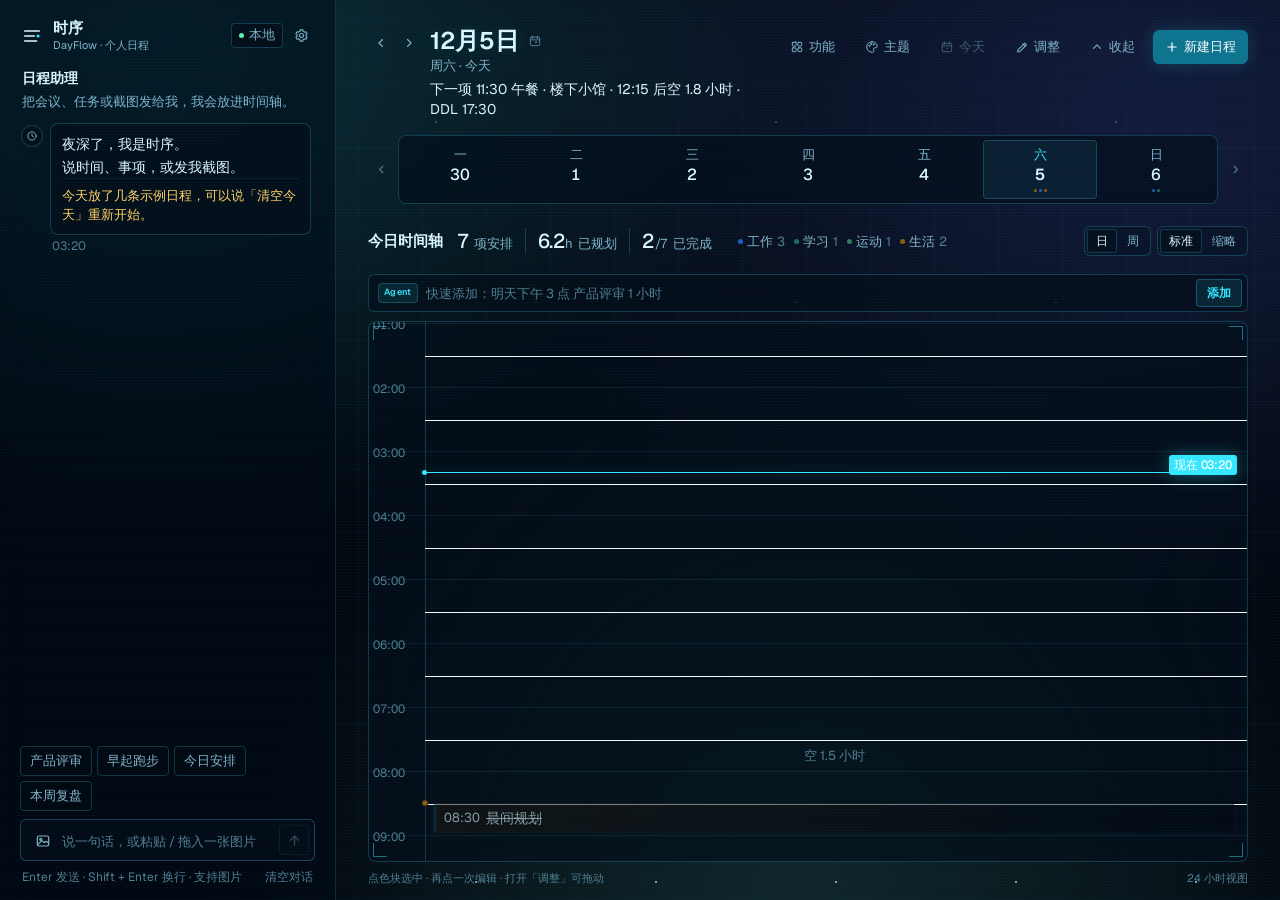
<file: index.html>
<!DOCTYPE html>
<html lang="zh-CN">
<head>
<meta charset="utf-8">
<meta name="viewport" content="width=device-width, initial-scale=1">
<meta name="theme-color" content="#f2f4f7">
<meta name="color-scheme" content="light">
<meta name="description" content="时序 DayFlow：本地优先的个人日程与截止事项时间轴。竖向时间轴、内置中文 Agent、周视图、任务收件箱、DDL 与专注计时。">
<meta property="og:type" content="website">
<meta property="og:title" content="时序 DayFlow · 把一天，放回时间轴">
<meta property="og:description" content="竖向时间轴，色块的上边缘就是开始时刻。说一句话，日程自己落位；本地优先，离线可用。">
<meta name="twitter:card" content="summary">
<title>时序 DayFlow · 智能日程</title>
<link rel="icon" href="data:image/svg+xml,%3Csvg xmlns='http://www.w3.org/2000/svg' viewBox='0 0 64 64'%3E%3Crect width='64' height='64' rx='14' fill='%23111315'/%3E%3Cpath d='M16 22h32M16 32h21M16 42h26' stroke='%23f2f4f7' stroke-width='4' stroke-linecap='round'/%3E%3Ccircle cx='50' cy='32' r='4' fill='%231d5fbf'/%3E%3C/svg%3E">
<link rel="stylesheet" href="assets/style.css">
<script>
  try {
    var savedTheme = localStorage.getItem('dayflow.theme.v1') || 'hud';
    document.documentElement.setAttribute('data-theme', savedTheme);
  } catch (e) {}
</script>
</head>
<body class="view-calendar">
<div class="space-layer" id="spaceLayer" aria-hidden="true">
  <span class="space-nebula"></span>
  <span class="space-stars"></span>
  <span class="space-grid"></span>
</div>
<div class="parallax-layer" id="parallaxLayer" aria-hidden="true">
  <span class="parallax-glow"></span>
  <span class="parallax-veil"></span>
  <span class="parallax-line"></span>
</div>
<div class="spatial-layer" id="spatialLayer" aria-hidden="true">
  <span class="spatial-orb o1"></span>
  <span class="spatial-orb o2"></span>
  <span class="spatial-orb o3"></span>
</div>
<div class="app" id="app">

  <!-- ================= 智能体 ================= -->
  <aside class="agent">
    <header class="agent-head">
      <div class="brand">
        <span class="brand-mark" aria-hidden="true">
          <svg viewBox="0 0 24 24" fill="none" stroke="currentColor" stroke-width="1.7" stroke-linecap="round">
            <path d="M4 6.5h16M4 12h10.5M4 17.5h13"></path>
            <circle class="brand-dot" cx="18.6" cy="12" r="1.7" fill="currentColor" stroke="none"></circle>
          </svg>
        </span>
        <div class="brand-text">
          <strong>时序</strong>
          <span>DayFlow · 个人日程</span>
        </div>
      </div>
      <div class="agent-head-actions">
        <span class="status-pill" id="modePill"><i></i><span id="agentMode">本地</span></span>
        <button class="icon-btn" id="settingsBtn" aria-label="设置" title="设置">
          <svg viewBox="0 0 24 24" fill="none" stroke="currentColor" stroke-width="1.7" stroke-linecap="round">
            <circle cx="12" cy="12" r="3.2"></circle>
            <path d="M19.2 13.5a7.6 7.6 0 0 0 0-3l1.7-1.2-1.9-3.3-2 .8a7.7 7.7 0 0 0-2.6-1.5L14.1 3h-4.2l-.3 2.3A7.7 7.7 0 0 0 7 6.8l-2-.8-1.9 3.3 1.7 1.2a7.6 7.6 0 0 0 0 3l-1.7 1.2 1.9 3.3 2-.8a7.7 7.7 0 0 0 2.6 1.5l.3 2.3h4.2l.3-2.3a7.7 7.7 0 0 0 2.6-1.5l2 .8 1.9-3.3-1.7-1.2Z"></path>
          </svg>
        </button>
      </div>
    </header>

    <h2 class="agent-title">日程助理</h2>
    <p class="agent-lede">把会议、任务或截图发给我，我会放进时间轴。</p>

    <div class="chat" id="chat" aria-live="polite"></div>

    <div class="suggestions" id="suggestions">
      <button class="chip" data-say="明天下午3点产品评审1小时，在3楼会议室">产品评审</button>
      <button class="chip" data-say="每天早上7点跑步30分钟">早起跑步</button>
      <button class="chip" data-say="今天有什么安排？">今日安排</button>
      <button class="chip" data-say="本周复盘">本周复盘</button>
    </div>

    <div class="attachments" id="attachments" hidden></div>

    <form class="composer" id="composer">
      <button class="attach-btn" type="button" id="attachBtn" aria-label="添加图片" title="添加图片（也可以直接粘贴或拖入）">
        <svg viewBox="0 0 24 24" fill="none" stroke="currentColor" stroke-width="1.8" stroke-linecap="round" stroke-linejoin="round">
          <rect x="3.5" y="4.5" width="17" height="15" rx="2.5"></rect>
          <circle cx="8.7" cy="9.6" r="1.5"></circle>
          <path d="m4.5 17 4.6-4.4a2 2 0 0 1 2.7 0l2.1 2 1.6-1.4a2 2 0 0 1 2.6 0l2.4 2.1"></path>
        </svg>
      </button>
      <button class="attach-btn voice-btn" type="button" id="voiceBtn" aria-label="语音输入" title="语音输入">
        <svg viewBox="0 0 24 24" fill="none" stroke="currentColor" stroke-width="1.8" stroke-linecap="round" stroke-linejoin="round">
          <rect x="9" y="3" width="6" height="11" rx="3"></rect>
          <path d="M5.5 11.5a6.5 6.5 0 0 0 13 0"></path>
          <path d="M12 18v3"></path>
        </svg>
      </button>
      <textarea id="chatInput" rows="1" aria-label="给时序发消息" placeholder="说一句话，或粘贴 / 拖入一张图片"></textarea>
      <button class="send-btn" type="submit" id="sendBtn" aria-label="发送">
        <svg viewBox="0 0 24 24" fill="none" stroke="currentColor" stroke-width="2.2" stroke-linecap="round" stroke-linejoin="round">
          <path d="M12 19V5"></path><path d="m5.5 11.5 6.5-6.5 6.5 6.5"></path>
        </svg>
      </button>
    </form>
    <input type="file" id="imageInput" class="file-input-hidden" accept="image/*" multiple>
    <div class="agent-foot">
      <span>Enter 发送 · Shift + Enter 换行 · 支持图片</span>
      <button id="clearChat" type="button">清空对话</button>
    </div>
  </aside>

  <!-- ================= 日程 ================= -->
  <section class="calendar" id="calendar">
    <div class="mobile-brand">
      <span class="brand-mark" aria-hidden="true">
          <svg viewBox="0 0 24 24" fill="none" stroke="currentColor" stroke-width="1.7" stroke-linecap="round">
            <path d="M4 6.5h16M4 12h10.5M4 17.5h13"></path>
            <circle class="brand-dot" cx="18.6" cy="12" r="1.7" fill="currentColor" stroke="none"></circle>
          </svg>
        </span>
      <strong>时序</strong>
    </div>
    <header class="topbar">
      <div class="date-block">
        <div class="date-nav">
          <button class="icon-btn" id="prevDay" aria-label="前一天" title="前一天 (←)">
            <svg viewBox="0 0 24 24" fill="none" stroke="currentColor" stroke-width="2" stroke-linecap="round"><path d="m14.5 6-6 6 6 6"></path></svg>
          </button>
          <button class="icon-btn" id="nextDay" aria-label="后一天" title="后一天 (→)">
            <svg viewBox="0 0 24 24" fill="none" stroke="currentColor" stroke-width="2" stroke-linecap="round"><path d="m9.5 6 6 6-6 6"></path></svg>
          </button>
        </div>
        <div class="date-text">
          <div class="date-heading">
            <h1 id="dateTitle" role="button" tabindex="0" title="打开月历">10月28日</h1>
            <button class="date-jump-btn" id="monthBtn" type="button" aria-label="打开月历" title="打开月历 (M)">
              <svg viewBox="0 0 24 24" fill="none" stroke="currentColor" stroke-width="1.7" stroke-linecap="round" stroke-linejoin="round">
                <rect x="4" y="5.5" width="16" height="14.5" rx="1.6"></rect>
                <path d="M8 3.5v4M16 3.5v4M4 10h16"></path>
              </svg>
            </button>
          </div>
          <p id="dateSub">周三 · 今天</p>
          <p class="date-finding" id="dateFinding"></p>
        </div>
      </div>
      <div class="top-actions">
        <button class="btn ghost features-btn" id="featuresBtn" title="功能">
          <svg viewBox="0 0 24 24" fill="none" stroke="currentColor" stroke-width="1.7" stroke-linecap="round" stroke-linejoin="round">
            <rect x="4" y="4" width="6.5" height="6.5" rx="1.2"></rect>
            <rect x="13.5" y="4" width="6.5" height="6.5" rx="1.2"></rect>
            <rect x="4" y="13.5" width="6.5" height="6.5" rx="1.2"></rect>
            <rect x="13.5" y="13.5" width="6.5" height="6.5" rx="1.2"></rect>
          </svg>
          <span class="label">功能</span>
        </button>
        <button class="btn ghost theme-btn" id="themeBtn" title="切换主题">
          <svg viewBox="0 0 24 24" fill="none" stroke="currentColor" stroke-width="1.7" stroke-linecap="round" stroke-linejoin="round">
            <path d="M12 3a9 9 0 1 0 0 18h1.2a2.3 2.3 0 0 0 1.7-3.8 2.3 2.3 0 0 1 1.7-3.8H18a3 3 0 0 0 3-3A9 9 0 0 0 12 3Z"></path>
            <circle cx="7.5" cy="10" r="1"></circle><circle cx="10.5" cy="6.8" r="1"></circle><circle cx="15" cy="7.5" r="1"></circle>
          </svg>
          <span class="label">主题</span>
        </button>
        <button class="btn ghost today-btn" id="todayBtn" title="回到今天">
          <svg viewBox="0 0 24 24" fill="none" stroke="currentColor" stroke-width="1.7" stroke-linecap="round" stroke-linejoin="round">
            <rect x="4" y="5.5" width="16" height="14.5" rx="1.6"></rect>
            <path d="M8 3.5v4M16 3.5v4M4 10h16"></path>
            <circle cx="12" cy="14.5" r="1.4" fill="currentColor" stroke="none"></circle>
          </svg>
          <span class="label">今天</span>
        </button>
        <button class="btn ghost focus-btn legacy-action" id="focusBtn" title="开始专注">
          <svg viewBox="0 0 24 24" fill="none" stroke="currentColor" stroke-width="1.8" stroke-linecap="round" stroke-linejoin="round">
            <circle cx="12" cy="13" r="7.5"></circle>
            <path d="M12 9.2V13l2.6 1.7"></path>
            <path d="M9 2.5h6"></path>
          </svg>
          <span class="label">专注</span>
        </button>
        <button class="btn ghost tasks-btn legacy-action" id="tasksBtn" title="任务收件箱">
          <svg viewBox="0 0 24 24" fill="none" stroke="currentColor" stroke-width="1.8" stroke-linecap="round" stroke-linejoin="round">
            <path d="M4 5.5h16v13H4z"></path><path d="M4 10h16"></path><path d="M9 14h6"></path>
          </svg>
          <span class="label">任务</span>
          <span class="count" id="tasksCount" hidden>0</span>
        </button>
        <button class="btn ghost edit-toggle" id="editModeBtn" type="button" aria-pressed="false" title="调整模式：先点色块选中，再拖动 (E)">
          <svg viewBox="0 0 24 24" fill="none" stroke="currentColor" stroke-width="1.8" stroke-linecap="round" stroke-linejoin="round">
            <path d="M4 20h4L18.5 9.5a2.1 2.1 0 0 0-3-3L5 17v3Z"></path>
            <path d="m13.5 6.5 4 4"></path>
          </svg>
          <span class="label">调整</span>
        </button>
        <button class="btn ghost fold-btn" id="foldBtn" type="button" aria-expanded="true" title="收起顶部信息">
          <svg viewBox="0 0 24 24" fill="none" stroke="currentColor" stroke-width="2" stroke-linecap="round"><path d="m6 14.5 6-6 6 6"></path></svg>
          <span class="label">收起</span>
        </button>
        <button class="btn primary new-btn" id="newBtn">
          <svg viewBox="0 0 24 24" fill="none" stroke="currentColor" stroke-width="2.1" stroke-linecap="round"><path d="M12 5v14M5 12h14"></path></svg>
          <span class="label">新建日程</span>
        </button>
      </div>
    </header>

    <div class="focus-bar" id="focusBar" hidden>
      <span class="focus-dot"></span>
      <span class="focus-word">专注</span>
      <strong id="focusBarTitle"></strong>
      <span class="focus-clock" id="focusClock">25:00</span>
      <button type="button" class="focus-stop" id="focusStop">结束</button>
    </div>

    <div class="weekstrip-wrap">
      <button class="week-arrow" id="prevWeek" type="button" aria-label="上一周" title="上一周">
        <svg viewBox="0 0 24 24" fill="none" stroke="currentColor" stroke-width="2" stroke-linecap="round"><path d="m14.5 6-6 6 6 6"></path></svg>
      </button>
      <div class="weekstrip" id="weekstrip"></div>
      <button class="week-arrow" id="nextWeek" type="button" aria-label="下一周" title="下一周">
        <svg viewBox="0 0 24 24" fill="none" stroke="currentColor" stroke-width="2" stroke-linecap="round"><path d="m9.5 6 6 6-6 6"></path></svg>
      </button>
    </div>

    <div class="day-meta">
      <h2 class="section-title" id="sectionTitle">今日时间轴</h2>
      <div class="stats" id="stats"></div>
      <div class="legend" id="legend"></div>
      <div class="day-tools">
        <div class="view-switch range-switch" role="group" aria-label="时间范围">
          <button type="button" id="viewDay" aria-pressed="true">日</button>
          <button type="button" id="viewWeek" aria-pressed="false">周</button>
        </div>
        <button type="button" class="day-action legacy-action" id="rolloverBtn" title="顺延未完成的日程">
          <svg viewBox="0 0 24 24" fill="none" stroke="currentColor" stroke-width="1.9" stroke-linecap="round" stroke-linejoin="round">
            <path d="M4 7h11a4 4 0 0 1 0 8H4"></path><path d="m8 11-4 4 4 4"></path>
          </svg>
          <span>顺延</span>
        </button>
        <button type="button" class="ddl-add legacy-action" id="ddlBtn" title="DDL 截止事项" aria-label="DDL 截止事项">
          <svg viewBox="0 0 24 24" fill="none" stroke="currentColor" stroke-width="1.9" stroke-linecap="round" stroke-linejoin="round">
            <path d="M6 21V4"></path><path d="M6 4h11l-2.2 3.4L17 11H6"></path>
          </svg>
          <span>DDL</span>
          <span class="count" id="ddlCount" hidden>0</span>
        </button>
                <div class="view-switch" role="group" aria-label="时间轴密度">
          <button type="button" id="viewStandard" aria-pressed="true">标准</button>
          <button type="button" id="viewCompact" aria-pressed="false">缩略</button>
        </div>
      </div>
    </div>

    <form class="quick-add" id="quickAddForm">
      <span class="quick-add-badge">Agent</span>
      <input id="quickAddInput" type="text" placeholder="快速添加：明天下午 3 点 产品评审 1 小时" autocomplete="off">
      <button type="submit" class="quick-add-submit" id="quickAddSubmit">添加</button>
    </form>

    <div class="selection-bar" id="selectionBar" hidden>
      <span class="selection-dot" id="selectionDot"></span>
      <span class="selection-label" id="selectionLabel"></span>
      <div class="selection-actions">
        <button type="button" data-sel="edit">编辑</button>
        <button type="button" id="selectionDone" data-sel="done">完成</button>
        <button type="button" data-sel="delete">删除</button>
        <button type="button" class="selection-close" data-sel="close" aria-label="取消选择">×</button>
      </div>
    </div>

    <div class="timeline-shell" id="timelineShell">
      <div class="timeline-scroll" id="timelineScroll">
        <div class="timeline" id="timeline">
          <div class="hours" id="hours"></div>
          <div class="blocks" id="blocks"></div>
          <div class="now-line" id="nowLine" hidden><span class="now-flag" id="nowFlag">现在</span></div>
        </div>
      </div>
      <div class="empty-overlay" id="emptyOverlay" hidden>
        <div class="empty-card">
          <span class="empty-mark">
            <svg viewBox="0 0 24 24" fill="none" stroke="currentColor" stroke-width="1.5" stroke-linecap="round"><circle cx="12" cy="12" r="8.5"></circle><path d="M12 7v5.3l3.4 2.2"></path></svg>
          </span>
          <strong>这一天还是一张白纸</strong>
          <p>点击任意时间格新建，或直接对左边的智能体说一句：</p>
          <code>明天下午3点 产品评审 1小时</code>
        </div>
      </div>
    </div>

    <div class="week-shell" id="weekShell" hidden>
      <div class="week-grid-scroll" id="weekGridScroll">
        <div class="week-grid" id="weekGrid"></div>
      </div>
    </div>

    <footer class="calendar-foot">
      <span id="timelineHint">色块的上边缘 = 开始时刻 · 开启编辑后可拖动</span>
      <span id="footCount">24 小时视图</span>
    </footer>
  </section>

  <!-- ================= 功能页 ================= -->
  <section class="features-page" id="featuresPage">
    <header class="features-head">
      <div>
        <h2>功能</h2>
        <p>按用途整理。日历页只保留时间轴和常用操作。</p>
      </div>
      <button type="button" class="btn ghost features-back" id="featuresBackBtn">返回日历</button>
    </header>

    <div class="feature-groups">
      <section class="feature-group">
        <h3>日程与任务</h3>
        <div class="feature-grid">
          <button type="button" class="feature-card" data-feature="tasks">
            <span class="feature-icon">
              <svg viewBox="0 0 24 24" fill="none" stroke="currentColor" stroke-width="1.8" stroke-linecap="round" stroke-linejoin="round">
                <rect x="4" y="4" width="16" height="16" rx="2.2"></rect>
                <path d="m8 12 2.5 2.5L16 9"></path>
              </svg>
            </span>
            <span class="feature-body"><strong>任务收件箱</strong><small>还没定时间的事，先放这里</small></span>
            <span class="feature-count" id="featureTasksCount" hidden>0</span>
          </button>

          <button type="button" class="feature-card" data-feature="ddl">
            <span class="feature-icon">
              <svg viewBox="0 0 24 24" fill="none" stroke="currentColor" stroke-width="1.8" stroke-linecap="round" stroke-linejoin="round">
                <path d="M6 21V4"></path><path d="M6 4h11l-2.2 3.4L17 11H6"></path>
              </svg>
            </span>
            <span class="feature-body"><strong>DDL 截止事项</strong><small>截止线、逾期和空档检查</small></span>
            <span class="feature-count" id="featureDdlCount" hidden>0</span>
          </button>

          <button type="button" class="feature-card" data-feature="rollover">
            <span class="feature-icon">
              <svg viewBox="0 0 24 24" fill="none" stroke="currentColor" stroke-width="1.8" stroke-linecap="round" stroke-linejoin="round">
                <path d="M4 7h11a4 4 0 0 1 0 8H4"></path><path d="m8 11-4 4 4 4"></path>
              </svg>
            </span>
            <span class="feature-body"><strong>顺延未完成</strong><small>把今天没做完的挪到明天或下个空档</small></span>
          </button>
        </div>
      </section>

      
      <section class="feature-group">
        <h3>专注与回顾</h3>
        <div class="feature-grid">
          <button type="button" class="feature-card" data-feature="focus">
            <span class="feature-icon">
              <svg viewBox="0 0 24 24" fill="none" stroke="currentColor" stroke-width="1.8" stroke-linecap="round" stroke-linejoin="round">
                <circle cx="12" cy="13" r="7.5"></circle><path d="M12 9.2V13l2.6 1.7"></path><path d="M9 2.5h6"></path>
              </svg>
            </span>
            <span class="feature-body"><strong>专注计时</strong><small>15–90 分钟，可关联当天日程</small></span>
          </button>

          <button type="button" class="feature-card" data-feature="review">
            <span class="feature-icon">
              <svg viewBox="0 0 24 24" fill="none" stroke="currentColor" stroke-width="1.8" stroke-linecap="round" stroke-linejoin="round">
                <path d="M4 20V10M10 20V4M16 20v-7M22 20H2"></path>
              </svg>
            </span>
            <span class="feature-body"><strong>本周复盘</strong><small>让 Agent 统计本周安排、完成率和专注</small></span>
          </button>
        </div>
      </section>

      <section class="feature-group">
        <h3>课表与个性化</h3>
        <div class="feature-grid">
          <button type="button" class="feature-card" data-feature="timetable">
            <span class="feature-icon">
              <svg viewBox="0 0 24 24" fill="none" stroke="currentColor" stroke-width="1.8" stroke-linecap="round" stroke-linejoin="round">
                <rect x="4" y="5" width="16" height="15" rx="1.8"></rect>
                <path d="M8 3.5v3M16 3.5v3M4 10h16M8 14h3M13 14h3"></path>
              </svg>
            </span>
            <span class="feature-body"><strong>课表节次</strong><small id="featureTimetableMeta">第 N 节 ↔ 具体时间</small></span>
          </button>

          <button type="button" class="feature-card" data-feature="categories">
            <span class="feature-icon">
              <svg viewBox="0 0 24 24" fill="none" stroke="currentColor" stroke-width="1.8" stroke-linecap="round" stroke-linejoin="round">
                <path d="M12 3a9 9 0 1 0 0 18h1.2a2.3 2.3 0 0 0 1.7-3.8 2.3 2.3 0 0 1 1.7-3.8H18a3 3 0 0 0 3-3A9 9 0 0 0 12 3Z"></path>
                <circle cx="7.5" cy="10" r="1"></circle><circle cx="10.5" cy="6.8" r="1"></circle><circle cx="15" cy="7.5" r="1"></circle>
              </svg>
            </span>
            <span class="feature-body"><strong>分类与颜色</strong><small>改名、换色、添加自己的分类</small></span>
          </button>

          <button type="button" class="feature-card" data-feature="templates">
            <span class="feature-icon">
              <svg viewBox="0 0 24 24" fill="none" stroke="currentColor" stroke-width="1.8" stroke-linecap="round" stroke-linejoin="round">
                <rect x="8" y="8" width="12" height="12" rx="1.8"></rect>
                <path d="M16 8V5.8A1.8 1.8 0 0 0 14.2 4H5.8A1.8 1.8 0 0 0 4 5.8v8.4A1.8 1.8 0 0 0 5.8 16H8"></path>
              </svg>
            </span>
            <span class="feature-body"><strong>日程模板</strong><small>把今天保存成模板，下次一键套用</small></span>
          </button>
        </div>
      </section>

      <section class="feature-group">
        <h3>设置与数据</h3>
        <div class="feature-grid">
          <button type="button" class="feature-card" data-feature="theme">
            <span class="feature-icon">
              <svg viewBox="0 0 24 24" fill="none" stroke="currentColor" stroke-width="1.8" stroke-linecap="round" stroke-linejoin="round">
                <path d="M12 3a9 9 0 1 0 0 18h1.2a2.3 2.3 0 0 0 1.7-3.8 2.3 2.3 0 0 1 1.7-3.8H18a3 3 0 0 0 3-3A9 9 0 0 0 12 3Z"></path>
                <circle cx="7.5" cy="10" r="1"></circle><circle cx="10.5" cy="6.8" r="1"></circle><circle cx="15" cy="7.5" r="1"></circle>
              </svg>
            </span>
            <span class="feature-body"><strong>主题外观</strong><small id="featureThemeMeta">纸白 · 随时切换</small></span>
          </button>

          <button type="button" class="feature-card" data-feature="widget">
            <span class="feature-icon">
              <svg viewBox="0 0 24 24" fill="none" stroke="currentColor" stroke-width="1.8" stroke-linecap="round" stroke-linejoin="round">
                <rect x="3" y="4" width="18" height="16" rx="2.2"></rect>
                <path d="M3 9h18M8 9v11"></path>
              </svg>
            </span>
            <span class="feature-body"><strong>桌面小组件</strong><small>长按桌面 → 小组件 → 时序 · 今日日程</small></span>
          </button>

          <button type="button" class="feature-card" data-feature="settings">
            <span class="feature-icon">
              <svg viewBox="0 0 24 24" fill="none" stroke="currentColor" stroke-width="1.8" stroke-linecap="round" stroke-linejoin="round">
                <circle cx="12" cy="12" r="3.2"></circle>
                <path d="M19.2 13.5a7.6 7.6 0 0 0 0-3l1.7-1.2-1.9-3.3-2 .8a7.7 7.7 0 0 0-2.6-1.5L14.1 3h-4.2l-.3 2.3A7.7 7.7 0 0 0 7 6.8l-2-.8-1.9 3.3 1.7 1.2a7.6 7.6 0 0 0 0 3l-1.7 1.2 1.9 3.3 2-.8a7.7 7.7 0 0 0 2.6 1.5l.3 2.3h4.2l.3-2.3a7.7 7.7 0 0 0 2.6-1.5l2 .8 1.9-3.3-1.7-1.2Z"></path>
              </svg>
            </span>
            <span class="feature-body"><strong>设置与备份</strong><small>智能体、通知、导入导出、快照恢复</small></span>
          </button>

          <button type="button" class="feature-card" data-feature="notifications">
            <span class="feature-icon">
              <svg viewBox="0 0 24 24" fill="none" stroke="currentColor" stroke-width="1.8" stroke-linecap="round" stroke-linejoin="round">
                <path d="M18 9a6 6 0 0 0-12 0c0 7-2.5 7-2.5 7h17S18 16 18 9Z"></path>
                <path d="M10 20a2.3 2.3 0 0 0 4 0"></path>
              </svg>
            </span>
            <span class="feature-body"><strong>通知与提醒</strong><small id="featureNotifyMeta">允许通知、精确提醒设置</small></span>
          </button>
        </div>
      </section>
    </div>

    <footer class="features-foot">
      <span>日历页只保留：今天、新建、调整、日/周、标准/缩略</span>
    </footer>
  </section>
</div>

<nav class="mobile-tabs" aria-label="页面切换">
  <button type="button" class="mobile-tab is-on" id="tabCalendar" data-tab="calendar" aria-selected="true">日历</button>
  <button type="button" class="mobile-tab" id="tabFeatures" data-tab="features" aria-selected="false">功能</button>
  <button type="button" class="mobile-tab" id="tabAgent" data-tab="agent" aria-selected="false">Agent</button>
</nav>

<!-- ================= 日程编辑弹窗 ================= -->
<dialog class="dialog" id="eventDialog">
  <form class="dialog-card" id="eventForm" novalidate>
    <header class="dialog-head">
      <div>
        <h3 id="dialogTitle">新建日程</h3>
      </div>
      <button type="button" class="icon-btn" data-close aria-label="关闭">
        <svg viewBox="0 0 24 24" fill="none" stroke="currentColor" stroke-width="2" stroke-linecap="round"><path d="m6 6 12 12M18 6 6 18"></path></svg>
      </button>
    </header>

    <label class="field">
      <span>标题</span>
      <input id="fTitle" required maxlength="80" placeholder="要做什么？" autocomplete="off">
    </label>

    <div class="field-grid">
      <label class="field">
        <span>日期</span>
        <input id="fDate" type="date" required>
      </label>
      <label class="field">
        <span>分类</span>
        <select id="fCategory"></select>
      </label>
      <label class="field">
        <span>开始</span>
        <input id="fStart" type="time" step="300" required>
      </label>
      <label class="field">
        <span>结束</span>
        <input id="fEnd" type="time" step="300" required>
      </label>
    </div>

    <div class="duration-row" id="durationRow">
      <span>时长</span>
      <button type="button" data-duration="30">30 分钟</button>
      <button type="button" data-duration="60">1 小时</button>
      <button type="button" data-duration="90">1.5 小时</button>
      <button type="button" data-duration="120">2 小时</button>
    </div>

    <label class="field">
      <span>提醒</span>
      <select id="fReminder">
        <option value="">不提醒</option>
        <option value="0">准时</option>
        <option value="5">提前 5 分钟</option>
        <option value="10">提前 10 分钟</option>
        <option value="15">提前 15 分钟</option>
        <option value="30">提前 30 分钟</option>
        <option value="60">提前 1 小时</option>
        <option value="1440">提前 1 天</option>
      </select>
    </label>

    <details class="event-more" id="eventMore">
      <summary>地点 / 备注 <em>可选</em></summary>
      <label class="field">
        <span>地点</span>
        <input id="fLocation" maxlength="60" placeholder="会议室 / 链接 / 地点" autocomplete="off">
      </label>
      <label class="field">
        <span>备注</span>
        <textarea id="fNote" rows="2" maxlength="240" placeholder="补充说明"></textarea>
      </label>
    </details>

    <div class="series-scope" id="seriesScope" hidden>
      <span>重复系列</span>
      <label class="radio-line"><input type="radio" name="editScope" value="single" checked><span>仅此一次</span></label>
      <label class="radio-line"><input type="radio" name="editScope" value="series"><span>整个系列</span></label>
      <p class="field-hint">整个系列只调整时间、标题和内容，日期按原重复规则。</p>
    </div>

    <footer class="dialog-foot">
      <button type="button" class="btn danger" id="deleteEvent">删除</button>
      <button type="button" class="btn danger" id="deleteSeries" hidden>删除系列</button>
      <div class="spacer"></div>
      <label class="check"><input type="checkbox" id="fDone"><span>已完成</span></label>
      <button type="submit" class="btn primary" id="submitEventBtn">保存</button>
    </footer>
  </form>
</dialog>

<!-- ================= 设置 ================= -->
<dialog class="dialog" id="settingsDialog">
  <form class="dialog-card" id="settingsForm" novalidate>
    <header class="dialog-head">
      <div>
        <h3>智能体设置</h3>
      </div>
      <button type="button" class="icon-btn" data-close aria-label="关闭">
        <svg viewBox="0 0 24 24" fill="none" stroke="currentColor" stroke-width="2" stroke-linecap="round"><path d="m6 6 12 12M18 6 6 18"></path></svg>
      </button>
    </header>

    <div class="mode-switch" role="radiogroup" aria-label="智能体模式">
      <label class="mode-card">
        <input type="radio" name="mode" value="local">
        <span class="mode-body">
          <strong>本地智能体</strong>
          <small>内置中文解析引擎，离线即用，无需密钥</small>
        </span>
        <span class="mode-tick" aria-hidden="true"></span>
      </label>
      <label class="mode-card">
        <input type="radio" name="mode" value="llm">
        <span class="mode-body">
          <strong>大模型</strong>
          <small>OpenAI 兼容接口，理解更自由，可调用 DeepSeek / Ollama / 视觉模型</small>
        </span>
        <span class="mode-tick" aria-hidden="true"></span>
      </label>
    </div>

    <div class="llm-fields" id="llmFields">
      <label class="field">
        <span>接口地址 Base URL</span>
        <input id="sBaseUrl" placeholder="https://api.deepseek.com/v1" autocomplete="off" spellcheck="false">
      </label>
      <div class="field-grid">
        <label class="field">
          <span>模型</span>
          <input id="sModel" placeholder="deepseek-chat" autocomplete="off" spellcheck="false">
        </label>
        <div class="field">
          <span id="apiKeyLabel">API Key</span>
          <div class="secret-field">
            <input id="sApiKey" type="text" class="api-key-input" aria-labelledby="apiKeyLabel" placeholder="sk-..."
                   autocomplete="off" autocapitalize="off" autocorrect="off" spellcheck="false">
            <button type="button" class="reveal-btn" id="revealApiKey" aria-label="显示 API Key" title="显示 API Key">
              <svg class="eye-open" viewBox="0 0 24 24" fill="none" stroke="currentColor" stroke-width="1.7" stroke-linecap="round" stroke-linejoin="round">
                <path d="M2.5 12S6 6 12 6s9.5 6 9.5 6-3.5 6-9.5 6-9.5-6-9.5-6Z"></path>
                <circle cx="12" cy="12" r="2.6"></circle>
              </svg>
              <svg class="eye-off" viewBox="0 0 24 24" fill="none" stroke="currentColor" stroke-width="1.7" stroke-linecap="round" stroke-linejoin="round">
                <path d="m3 3 18 18"></path>
                <path d="M10.6 6.2A12 12 0 0 1 12 6c6 0 9.5 6 9.5 6a17 17 0 0 1-3.2 3.8"></path>
                <path d="M6.3 6.3C3.9 8.1 2.5 12 2.5 12s3.5 6 9.5 6c1.2 0 2.3-.2 3.3-.6"></path>
              </svg>
            </button>
          </div>
        </div>
      </div>
      <p class="field-hint">密钥仅保存在本机浏览器的 localStorage，不会上传到任何第三方。若接口不支持浏览器跨域，将自动回退到本地智能体。</p>
      <p class="field-hint">图片识别需要模型支持视觉输入，例如 gpt-4o、qwen-vl-max、glm-4v。图片会发送到你填写的接口；本地离线模式不能识图。</p>
    </div>

    <div class="settings-extra settings-reminders">
      <span>系统提醒</span>
      <button type="button" class="text-btn" id="notificationPermissionBtn">允许通知</button>
      <button type="button" class="text-btn" id="exactAlarmBtn" hidden>精确提醒设置</button>
    </div>
    <p class="field-hint">提醒保存在手机，关闭 App 后仍会通知；网页版只在页面打开时提醒。</p>

    <div class="settings-section">
      <div class="settings-section-head">
        <h4>后台保活 · 提醒通知靠它</h4>
        <span class="field-hint">系统可能限制后台活动，按下面设置可减少漏提醒</span>
      </div>
      <ol class="keepalive-list">
        <li><strong>电池</strong>：设置 → 电池 → 应用耗电管理 → 时序 → 选「不限制 / 允许后台活动」</li>
        <li><strong>自启动</strong>：设置 → 应用 → 时序 → 自启动 / 关联启动 → 打开</li>
        <li><strong>加锁</strong>：最近任务里把时序「加锁」，别一键清理</li>
        <li><strong>通知</strong>：允许时序发通知，否则查到也推不出来</li>
        <li><strong>精确闹钟</strong>：设置 → 应用 → 特殊权限 → 闹钟和提醒 → 允许时序</li>
      </ol>
      <div class="settings-actions">
        <button type="button" class="text-btn" id="batteryBtn">应用设置</button>
        <button type="button" class="text-btn" id="exactAlarmBtn2">精确闹钟</button>
      </div>
      <p class="field-hint" id="keepAliveHint">改完可以回来说「立即检查」验证一次：能查到活动列表就说明后台通路是好的。</p>
    </div>

    <div class="settings-extra settings-theme">
      <span>主题外观</span>
      <button type="button" class="text-btn accent" id="themeSettingsBtn">纸白 · 切换</button>
    </div>
    <p class="field-hint">HUD / 视差 / 空间 / 极光 / 玻璃 / 纸白 / 墨夜 / 暖砂 / 松林，点击即可切换，会记住到下次打开。</p>

    <div class="settings-extra settings-timetable">
      <span>课表节次</span>
      <button type="button" class="text-btn accent" id="timetableBtn">未设置 · 去设置</button>
    </div>
    <p class="field-hint">设置后可以直接说「周三第1到2节 高等数学」，Agent 会换算成具体时间。</p>

    
    <div class="settings-extra settings-yanhekt">
      <span>延河课堂 DDL · <input id="sYanhektUrl" placeholder="留空即用云端 ddls.json" autocomplete="off" spellcheck="false" style="width:190px;max-width:42vw;font-size:12px;padding:4px 8px;border:1px solid rgba(128,128,128,.4);border-radius:8px;background:transparent;color:inherit;"></span>
      <button type="button" class="text-btn accent" id="yanhektSyncBtn">同步 DDL</button>
    </div>
    <p class="field-hint">默认从云端拉（PC 巡检完自动更新），不用填地址；想走局域网直连再填 http://电脑IP:8765。</p>

    <div class="settings-section">
      <div class="settings-section-head">
        <h4>数据与备份</h4>
        <span class="field-hint">全部保存在本机 · JSON 备份不含 API Key</span>
      </div>
      <div class="settings-actions">
        <button type="button" class="btn ghost" id="exportAllBtn">导出全部 JSON</button>
        <button type="button" class="btn ghost" id="importAllBtn">导入全部 JSON</button>
        <button type="button" class="btn ghost" id="importIcsBtn">导入 .ics</button>
        <button type="button" class="btn ghost" id="exportBtn">导出 .ics</button>
      </div>
      <div class="settings-inline">
        <select id="snapshotSelect" class="select-compact" aria-label="自动快照"></select>
        <button type="button" class="text-btn" id="restoreSnapshotBtn">恢复快照</button>
        <span class="field-hint" id="snapshotHint">每天首次打开自动保存，保留最近 3 份。</span>
      </div>
      <div class="settings-actions">
        <button type="button" class="text-btn" id="categoryBtn">分类与颜色</button>
        <button type="button" class="text-btn" id="dedupeBtn">检查重复</button>
        <button type="button" class="text-btn" id="cleanSampleBtn">清掉样例</button>
        <button type="button" class="text-btn danger-text" id="clearAll">清空全部日程</button>
      </div>
    </div>

    <div class="settings-section">
      <div class="settings-section-head">
        <h4>日程模板</h4>
        <span class="field-hint">把一天的结构存下来</span>
      </div>
      <div class="template-list" id="templateList"></div>
      <div class="settings-actions">
        <button type="button" class="text-btn accent" id="saveTemplateBtn">把今天保存为模板</button>
      </div>
      <p class="field-hint">模板保存今天的标题、时间、分类和备注；套用时写入当前日期，并跳过已有重复项。</p>
    </div>

    <input type="file" id="importAllInput" accept="application/json,.json" hidden>
    <input type="file" id="importIcsInput" accept=".ics,text/calendar" hidden>

    <footer class="dialog-foot">
      <span class="dialog-version">Web 1.23.0</span>
      <div class="spacer"></div>
      <button type="button" class="btn ghost" data-close>取消</button>
      <button type="submit" class="btn primary">保存智能体设置</button>
    </footer>
  </form>
</dialog>


<!-- ================= 专注 ================= -->
<dialog class="dialog" id="focusDialog">
  <form class="dialog-card" id="focusForm" novalidate>
    <header class="dialog-head">
      <div>
        <h3>开始专注</h3>
        <p class="dialog-sub">关掉杂音，只做这一件事。</p>
      </div>
      <button type="button" class="icon-btn" data-close aria-label="关闭">
        <svg viewBox="0 0 24 24" fill="none" stroke="currentColor" stroke-width="2" stroke-linecap="round"><path d="m6 6 12 12M18 6 6 18"></path></svg>
      </button>
    </header>

    <label class="field">
      <span>专注内容</span>
      <input id="focusTitle" maxlength="80" placeholder="写周报 / 复习 / 阅读" autocomplete="off">
    </label>

    <div class="field-grid">
      <label class="field">
        <span>时长</span>
        <select id="focusDuration">
          <option value="15">15 分钟</option>
          <option value="25" selected>25 分钟</option>
          <option value="45">45 分钟</option>
          <option value="60">60 分钟</option>
          <option value="90">90 分钟</option>
        </select>
      </label>
      <label class="field">
        <span>关联日程 <em>可选</em></span>
        <select id="focusEvent"><option value="">不关联</option></select>
      </label>
    </div>

    <p class="field-hint">结束后会记录实际专注时长；关联日程时，时长会累加到该日程。</p>

    <footer class="dialog-foot">
      <div class="spacer"></div>
      <button type="button" class="btn ghost" data-close>取消</button>
      <button type="submit" class="btn primary">开始专注</button>
    </footer>
  </form>
</dialog>

<!-- ================= 任务收件箱 ================= -->
<dialog class="dialog tasks-dialog" id="tasksDialog">
  <div class="dialog-card tasks-card">
    <header class="dialog-head">
      <div>
        <h3>任务收件箱</h3>
        <p class="dialog-sub">先记下来，再让 Agent 排进空档。</p>
      </div>
      <button type="button" class="icon-btn" data-close aria-label="关闭">
        <svg viewBox="0 0 24 24" fill="none" stroke="currentColor" stroke-width="2" stroke-linecap="round"><path d="m6 6 12 12M18 6 6 18"></path></svg>
      </button>
    </header>

    <form class="task-form" id="taskForm">
      <input id="taskTitle" maxlength="80" placeholder="要做的事…" autocomplete="off" required>
      <div class="task-form-row">
        <select id="taskEstimate" title="预计时长">
          <option value="30">30 分钟</option>
          <option value="60" selected>1 小时</option>
          <option value="90">1.5 小时</option>
          <option value="120">2 小时</option>
          <option value="180">3 小时</option>
        </select>
        <select id="taskPriority" title="优先级">
          <option value="中" selected>中优先</option>
          <option value="高">高优先</option>
          <option value="低">低优先</option>
        </select>
        <input id="taskDue" type="date" title="截止日期（可选）">
        <button type="submit" class="btn primary">添加</button>
      </div>
    </form>

    <div class="task-list" id="taskList"></div>
    <div class="task-empty" id="taskEmpty" hidden>
      <strong>收件箱是空的</strong>
      <p>把还没定时间的事放进来，自动排程会避开已有日程和午休。</p>
    </div>
    <div class="schedule-preview" id="schedulePreview" hidden></div>

    <footer class="dialog-foot">
      <select id="scheduleRange" class="select-compact" title="自动排程范围">
        <option value="1">今天</option>
        <option value="3" selected>未来 3 天</option>
        <option value="7">未来 7 天</option>
      </select>
      <button type="button" class="btn ghost" id="autoScheduleBtn">自动排程</button>
      <div class="spacer"></div>
      <button type="button" class="btn primary" id="applyScheduleBtn" hidden>应用排程</button>
    </footer>
  </div>
</dialog>

<!-- ================= DDL 截止事项 ================= -->
<dialog class="dialog ddl-dialog" id="ddlDialog">
  <form class="dialog-card ddl-card" id="ddlForm" novalidate>
    <header class="dialog-head">
      <div>
        <h3 id="ddlDialogTitle">添加 DDL</h3>
        <p class="dialog-sub">截止时刻会在时间轴上打一条红色截止线。</p>
      </div>
      <button type="button" class="icon-btn" data-close aria-label="关闭">
        <svg viewBox="0 0 24 24" fill="none" stroke="currentColor" stroke-width="2" stroke-linecap="round"><path d="m6 6 12 12M18 6 6 18"></path></svg>
      </button>
    </header>

    <label class="field">
      <span>截止事项</span>
      <input id="ddlTitle" maxlength="80" placeholder="要交什么？" autocomplete="off" required>
    </label>

    <div class="field-grid">
      <label class="field">
        <span>截止日期</span>
        <input id="ddlDate" type="date" required>
      </label>
      <label class="field">
        <span>截止时间</span>
        <input id="ddlTime" type="time" step="60" required>
      </label>
    </div>

    <label class="field">
      <span>预计投入 <em>可选</em></span>
      <select id="ddlEstimate">
        <option value="0" selected>不设置</option>
        <option value="30">30 分钟</option>
        <option value="60">1 小时</option>
        <option value="90">1.5 小时</option>
        <option value="120">2 小时</option>
        <option value="180">3 小时</option>
        <option value="240">4 小时</option>
      </select>
    </label>

    <label class="field">
      <span>备注 <em>可选</em></span>
      <textarea id="ddlNote" rows="2" maxlength="240" placeholder="提交入口、材料清单…"></textarea>
    </label>

    <p class="ddl-hint" id="ddlHint"></p>

    <footer class="dialog-foot">
      <button type="button" class="btn danger" id="ddlDelete" hidden>删除</button>
      <div class="spacer"></div>
      <label class="check" id="ddlDoneWrap" hidden><input type="checkbox" id="ddlDone"><span>已完成</span></label>
      <button type="button" class="btn ghost" data-close>取消</button>
      <button type="submit" class="btn primary" id="ddlSubmit">保存</button>
    </footer>
  </form>
</dialog>

<!-- ================= DDL 列表 ================= -->
<dialog class="dialog ddl-list-dialog" id="ddlListDialog">
  <div class="dialog-card ddl-list-card">
    <header class="dialog-head">
      <div>
        <h3>DDL 截止事项</h3>
        <p class="dialog-sub" id="ddlListSummary">按截止时间排序。</p>
      </div>
      <button type="button" class="icon-btn" data-close aria-label="关闭">
        <svg viewBox="0 0 24 24" fill="none" stroke="currentColor" stroke-width="2" stroke-linecap="round"><path d="m6 6 12 12M18 6 6 18"></path></svg>
      </button>
    </header>

    <div class="ddl-list" id="ddlList"></div>
    <div class="ddl-list-empty" id="ddlListEmpty" hidden>
      <strong>还没有 DDL</strong>
      <p>把「周五交实验报告」这类硬截止放在这里，时间轴上会出现红色截止线。</p>
    </div>

    <footer class="dialog-foot">
      <div class="spacer"></div>
      <button type="button" class="btn ghost" data-close>关闭</button>
      <button type="button" class="btn primary" id="ddlNewBtn">新建 DDL</button>
    </footer>
  </div>
</dialog>

<!-- ================= 顺延未完成 ================= -->
<dialog class="dialog rollover-dialog" id="rolloverDialog">
  <div class="dialog-card rollover-card">
    <header class="dialog-head">
      <div>
        <h3>顺延未完成</h3>
        <p class="dialog-sub" id="rolloverSub">把没做完的日程挪到明天或下一个空档。</p>
      </div>
      <button type="button" class="icon-btn" data-close aria-label="关闭">
        <svg viewBox="0 0 24 24" fill="none" stroke="currentColor" stroke-width="2" stroke-linecap="round"><path d="m6 6 12 12M18 6 6 18"></path></svg>
      </button>
    </header>

    <div class="rollover-list" id="rolloverList"></div>
    <div class="rollover-empty" id="rolloverEmpty" hidden>
      <strong>没有未完成的日程</strong>
      <p>今天的安排都已经勾掉了，或者这一天本来就是空的。</p>
    </div>

    <label class="field">
      <span>顺延到</span>
      <select id="rolloverTarget">
        <option value="tomorrow">明天同一时间</option>
        <option value="next">下一个空档</option>
      </select>
    </label>

    <footer class="dialog-foot">
      <div class="spacer"></div>
      <button type="button" class="btn ghost" data-close>取消</button>
      <button type="button" class="btn primary" id="rolloverApply">顺延</button>
    </footer>
  </div>
</dialog>

<!-- ================= 分类与颜色 ================= -->
<dialog class="dialog category-dialog" id="categoryDialog">
  <div class="dialog-card category-card">
    <header class="dialog-head">
      <div>
        <h3>分类与颜色</h3>
        <p class="dialog-sub">改名会同步更新已有日程；使用中的分类不能删除。</p>
      </div>
      <button type="button" class="icon-btn" data-close aria-label="关闭">
        <svg viewBox="0 0 24 24" fill="none" stroke="currentColor" stroke-width="2" stroke-linecap="round"><path d="m6 6 12 12M18 6 6 18"></path></svg>
      </button>
    </header>

    <div class="category-list" id="categoryList"></div>
    <div class="category-add">
      <input id="newCategoryName" type="text" maxlength="12" placeholder="新分类名称" autocomplete="off">
      <input id="newCategoryColor" type="color" value="#1d5fbf" aria-label="新分类颜色">
      <button type="button" class="btn ghost" id="addCategoryBtn">添加</button>
    </div>

    <footer class="dialog-foot">
      <div class="spacer"></div>
      <button type="button" class="btn ghost" data-close>取消</button>
      <button type="button" class="btn primary" id="saveCategoriesBtn">保存分类</button>
    </footer>
  </div>
</dialog>

<!-- ================= 保存模板 ================= -->
<dialog class="dialog template-save-dialog" id="templateSaveDialog">
  <form class="dialog-card" id="templateSaveForm" novalidate>
    <header class="dialog-head">
      <div>
        <h3>保存为模板</h3>
        <p class="dialog-sub">保存这一天的标题、时间、分类和备注，之后可以一键套用。</p>
      </div>
      <button type="button" class="icon-btn" data-close aria-label="关闭">
        <svg viewBox="0 0 24 24" fill="none" stroke="currentColor" stroke-width="2" stroke-linecap="round"><path d="m6 6 12 12M18 6 6 18"></path></svg>
      </button>
    </header>
    <label class="field">
      <span>模板名称</span>
      <input id="templateNameInput" maxlength="40" placeholder="工作日 / 周末 / 考试周" autocomplete="off" required>
    </label>
    <footer class="dialog-foot">
      <div class="spacer"></div>
      <button type="button" class="btn ghost" data-close>取消</button>
      <button type="submit" class="btn primary" id="templateSaveSubmit">保存模板</button>
    </footer>
  </form>
</dialog>

<!-- ================= 课表节次 ================= -->
<dialog class="dialog timetable-dialog" id="timetableDialog">
  <div class="dialog-card timetable-card">
    <header class="dialog-head">
      <div>
        <h3>课表节次</h3>
        <p class="dialog-sub">设置每节课的时间。之后说「周三第1到2节 高数」就能自动换算。</p>
      </div>
      <button type="button" class="icon-btn" data-close aria-label="关闭">
        <svg viewBox="0 0 24 24" fill="none" stroke="currentColor" stroke-width="2" stroke-linecap="round"><path d="m6 6 12 12M18 6 6 18"></path></svg>
      </button>
    </header>

    <label class="field semester-field">
      <span>学期第 1 周周一 <em>用于「1-16 周」</em></span>
      <input type="date" id="semesterStart">
    </label>
    <p class="field-hint" id="semesterHint">用于「1-16 周」等周次；不填时周次课会先提示你补填，避免按今天计算导致错位。</p>

    <div class="period-tools">
      <button type="button" class="btn ghost" id="periodAdd">+ 添加一节</button>
      <button type="button" class="btn ghost" id="periodTemplate">常用 12 节模板</button>
      <button type="button" class="btn ghost" id="periodClear">清空</button>
    </div>

    <div class="period-list" id="periodList"></div>
    <div class="period-empty" id="periodEmpty" hidden>
      <strong>还没有节次</strong>
      <p>先添加一节，或点「常用 12 节模板」再改成你们学校的作息。</p>
    </div>

    <p class="field-hint" id="periodHint">第几节从 1 开始。改完点「保存课表」才会生效。</p>

    <footer class="dialog-foot">
      <div class="spacer"></div>
      <button type="button" class="btn ghost" data-close>取消</button>
      <button type="button" class="btn primary" id="periodSave">保存课表</button>
    </footer>
  </div>
</dialog>

<!-- ================= 主题外观 ================= -->
<dialog class="dialog theme-dialog" id="themeDialog">
  <div class="dialog-card theme-card">
    <header class="dialog-head">
      <div>
        <h3>主题外观</h3>
        <p class="dialog-sub">点一下立即切换，选择会记住到下次打开。</p>
      </div>
      <button type="button" class="icon-btn" data-close aria-label="关闭">
        <svg viewBox="0 0 24 24" fill="none" stroke="currentColor" stroke-width="2" stroke-linecap="round"><path d="m6 6 12 12M18 6 6 18"></path></svg>
      </button>
    </header>

    <div class="theme-grid" id="themeGrid">
      <button type="button" class="theme-option" data-theme="paper">
        <span class="theme-preview" style="--sw-bg:#f2f4f7;--sw-surface:#ffffff;--sw-text:#111315;--sw-accent:#1d5fbf;">
          <i class="tp-bar"></i><i class="tp-line"></i><i class="tp-line short"></i>
        </span>
        <span class="theme-option-body"><strong>纸白</strong><small>清爽 · 台账纸感</small></span>
        <span class="theme-check">✓</span>
      </button>

      <button type="button" class="theme-option" data-theme="ink">
        <span class="theme-preview" style="--sw-bg:#111315;--sw-surface:#191c20;--sw-text:#eef1f4;--sw-accent:#74a9ff;">
          <i class="tp-bar"></i><i class="tp-line"></i><i class="tp-line short"></i>
        </span>
        <span class="theme-option-body"><strong>墨夜</strong><small>深色 · 夜间护眼</small></span>
        <span class="theme-check">✓</span>
      </button>

      <button type="button" class="theme-option" data-theme="sand">
        <span class="theme-preview" style="--sw-bg:#f4efe6;--sw-surface:#fffdf8;--sw-text:#2a251f;--sw-accent:#9a5b2e;">
          <i class="tp-bar"></i><i class="tp-line"></i><i class="tp-line short"></i>
        </span>
        <span class="theme-option-body"><strong>暖砂</strong><small>暖色 · 纸张质感</small></span>
        <span class="theme-check">✓</span>
      </button>

      <button type="button" class="theme-option" data-theme="forest">
        <span class="theme-preview" style="--sw-bg:#edf2ee;--sw-surface:#fbfdfb;--sw-text:#14201a;--sw-accent:#2f6f4f;">
          <i class="tp-bar"></i><i class="tp-line"></i><i class="tp-line short"></i>
        </span>
        <span class="theme-option-body"><strong>松林</strong><small>冷绿 · 安静专注</small></span>
        <span class="theme-check">✓</span>
      </button>

      <button type="button" class="theme-option" data-theme="glass">
        <span class="theme-preview" style="--sw-bg:linear-gradient(135deg,#eef3ff,#f8f1ff 52%,#eefaf7);--sw-surface:rgba(255,255,255,.62);--sw-text:#151b28;--sw-accent:#3568e8;">
          <i class="tp-bar"></i><i class="tp-line"></i><i class="tp-line short"></i>
        </span>
        <span class="theme-option-body"><strong>玻璃</strong><small>半透明 · 柔和流光</small></span>
        <span class="theme-check">✓</span>
      </button>

      <button type="button" class="theme-option" data-theme="aurora">
        <span class="theme-preview" style="--sw-bg:linear-gradient(135deg,#070b16,#0b1020 45%,#111a33);--sw-surface:rgba(34,48,82,.78);--sw-text:#eef6ff;--sw-accent:#5eead4;">
          <i class="tp-bar"></i><i class="tp-line"></i><i class="tp-line short"></i>
        </span>
        <span class="theme-option-body"><strong>极光</strong><small>深海 · 极光夜空</small></span>
        <span class="theme-check">✓</span>
      </button>

      <button type="button" class="theme-option" data-theme="hud">
        <span class="theme-preview" style="--sw-bg:linear-gradient(135deg,#03070f,#061525 50%,#02060d);--sw-surface:rgba(6,22,36,.82);--sw-text:#d9f7ff;--sw-accent:#34e7ff;">
          <i class="tp-bar"></i><i class="tp-line"></i><i class="tp-line short"></i>
        </span>
        <span class="theme-option-body"><strong>HUD</strong><small>默认 · 科幻舰载界面</small></span>
        <span class="theme-check">✓</span>
      </button>

      <button type="button" class="theme-option" data-theme="parallax">
        <span class="theme-preview" style="--sw-bg:linear-gradient(135deg,#0d0b10,#19121a 50%,#0b090e);--sw-surface:rgba(38,30,40,.78);--sw-text:#f7efe5;--sw-accent:#e7a15c;">
          <i class="tp-bar"></i><i class="tp-line"></i><i class="tp-line short"></i>
        </span>
        <span class="theme-option-body"><strong>视差</strong><small>叙事 · 光影叠层</small></span>
        <span class="theme-check">✓</span>
      </button>

      <button type="button" class="theme-option" data-theme="spatial">
        <span class="theme-preview" style="--sw-bg:linear-gradient(135deg,#eef1ff,#f8f1ff 50%,#eaf8ff);--sw-surface:rgba(255,255,255,.7);--sw-text:#181d2c;--sw-accent:#5c6bff;">
          <i class="tp-bar"></i><i class="tp-line"></i><i class="tp-line short"></i>
        </span>
        <span class="theme-option-body"><strong>空间</strong><small>3D · 悬浮界面</small></span>
        <span class="theme-check">✓</span>
      </button>
    </div>

    <footer class="dialog-foot">
      <span class="theme-current">当前：<b id="themeCurrent">纸白</b></span>
      <div class="spacer"></div>
      <button type="button" class="btn primary" data-close>完成</button>
    </footer>
  </div>
</dialog>

<!-- ================= 月历跳转 ================= -->
<dialog class="dialog month-dialog" id="monthDialog">
  <div class="dialog-card month-card">
    <header class="dialog-head month-head">
      <button type="button" class="month-nav-btn" id="monthPrev" aria-label="上个月">
        <svg viewBox="0 0 24 24" fill="none" stroke="currentColor" stroke-width="2" stroke-linecap="round"><path d="m14.5 6-6 6 6 6"></path></svg>
      </button>
      <h3 id="monthTitle">2026年10月</h3>
      <button type="button" class="month-nav-btn" id="monthNext" aria-label="下个月">
        <svg viewBox="0 0 24 24" fill="none" stroke="currentColor" stroke-width="2" stroke-linecap="round"><path d="m9.5 6 6 6-6 6"></path></svg>
      </button>
      <button type="button" class="icon-btn month-close" data-close aria-label="关闭">
        <svg viewBox="0 0 24 24" fill="none" stroke="currentColor" stroke-width="2" stroke-linecap="round"><path d="m6 6 12 12M18 6 6 18"></path></svg>
      </button>
    </header>
    <div class="month-weekdays" aria-hidden="true">
      <span>一</span><span>二</span><span>三</span><span>四</span><span>五</span><span>六</span><span>日</span>
    </div>
    <div class="month-grid" id="monthGrid"></div>
    <footer class="dialog-foot month-foot">
      <button type="button" class="btn ghost" id="monthToday">回到今天</button>
      <div class="spacer"></div>
      <span class="field-hint">有日程的日子会显示圆点</span>
    </footer>
  </div>
</dialog>

<div class="toast" id="toast" role="status"></div>

<button class="agent-fab" id="agentFab" type="button" aria-label="和智能体对话">
  <svg viewBox="0 0 24 24" fill="none" stroke="currentColor" stroke-width="1.9" stroke-linecap="round" stroke-linejoin="round">
    <path d="M20.5 11.5a8 8 0 0 1-8.5 8 9.4 9.4 0 0 1-3.2-.6L4 20l1.2-3.6a7.8 7.8 0 0 1-1.7-4.9 8 8 0 0 1 8.5-8 8 8 0 0 1 8.5 8Z"></path>
    <path d="M8.5 11.5h.01M12.5 11.5h.01M16.5 11.5h.01"></path>
  </svg>
  <span>Agent</span>
</button>

<script src="js/util.js"></script>
<script src="js/store.js"></script>
<script src="js/agent.js"></script>
<script src="js/app.js"></script>
<script>
/* 日知同步：把一份导出 JSON 交给原生，供 content://com.dayflow.app.sync/sync.json 读取 */
(function () {
  function push() {
    try {
      if (!window.DayFlow || !DayFlow.store || typeof DayFlow.store.exportAll !== 'function') return;
      if (!window.DayFlowNative || !DayFlowNative.publishSync) return;

      // 先把日知推来的增量并进来：只加不覆盖，时序里删掉的不会被复活
      if (typeof DayFlowNative.takeInbox === 'function') {
        var inbox = DayFlowNative.takeInbox();
        if (inbox) {
          try {
            var data = JSON.parse(inbox);
            var added = 0;
            (data.events || []).forEach(function (e) {
              if (!e || !e.date) return;
              var key = e.date + '|' + e.start + '|' + String(e.title || '').trim();
              var dup = DayFlow.store.events.some(function (x) {
                return (x.date + '|' + x.start + '|' + String(x.title || '').trim()) === key;
              });
              if (!dup) { DayFlow.store.add(e); added++; }
            });
            (data.ddls || []).forEach(function (d) {
              if (!d || !d.date) return;
              var dup = DayFlow.store.ddls.some(function (x) {
                return x.date === d.date && String(x.title || '') === String(d.title || '');
              });
              if (!dup) { DayFlow.store.addDdl(d); added++; }
            });
            if (added) {
              try { window.dispatchEvent(new CustomEvent('rizhiSynced', { detail: added })); } catch (e2) {}
              try { if (typeof DayFlow.store.dedupeFuzzy === 'function') DayFlow.store.dedupeFuzzy(); } catch (e4) {}
            }
          } catch (e3) { /* 收件箱坏了就跳过 */ }
        }
      }

      DayFlowNative.publishSync(JSON.stringify(DayFlow.store.exportAll()));
    } catch (e) { /* 网页版没有这个桥，忽略 */ }
  }
  setTimeout(push, 1800);
  setInterval(push, 60000);
  document.addEventListener('visibilitychange', function () {
    if (document.visibilityState === 'hidden') push();
  });
})();
</script>
</body>
</html>
</file>
<file: assets/style.css>
/* ==================================================================
   时序 DayFlow — Achromatic ledger
   个人日程工作台：墨色 chrome，蓝灰台账底，一个数据蓝。
   ================================================================== */

@font-face {
  font-family: "Geist";
  src: url("fonts/geist-latin.woff2") format("woff2");
  font-weight: 400 600;
  font-style: normal;
  font-display: swap;
}
@font-face {
  font-family: "Geist Mono";
  src: url("fonts/geist-mono-latin.woff2") format("woff2");
  font-weight: 400;
  font-style: normal;
  font-display: swap;
}

:root {
  color-scheme: light;
  --ground: #f2f4f7;
  --surface: #ffffff;
  --raised: #f8f9fa;
  --active: #eef1f5;
  --border: #e3e7ec;
  --rule: #edf0f3;
  --control: #d3d8df;
  --text: #111315;
  --muted: #5f6368;
  --faint: #6b6b6b;
  --primary: #1d1f20;
  --data: #1d5fbf;
  --data-soft: #edf3fb;
  --positive: #247b50;
  --negative: #b42318;
  --warning: #92400e;  --warning-bg: #fffbeb;
  --warning-border: #fde68a;
  --ddl: #b42318;
  --ddl-soft: #fdf1ef;
  --ddl-line: #e8b7b1;
  --radius-card: 8px;
  --radius-control: 6px;
  --radius-chip: 4px;
  --gap: 12px;
  --pad: 24px;
  --hour-h: 64px;
  --ease: cubic-bezier(.2, .7, .3, 1);
  --font: "Geist", "PingFang SC", "Microsoft YaHei", "Noto Sans CJK SC", system-ui, sans-serif;
  --mono: "Geist Mono", "SFMono-Regular", Consolas, monospace;
}

/* 墨夜 */
html[data-theme="ink"] {
  color-scheme: dark;
  --ground: #101214;
  --surface: #181b1f;
  --raised: #1f242a;
  --active: #252b32;
  --border: #2e353e;
  --rule: #242a31;
  --control: #3a434e;
  --text: #eef1f4;
  --muted: #a4adb8;
  --faint: #7d8792;
  --primary: #3b82f6;
  --data: #74a9ff;
  --data-soft: #16263c;
  --positive: #4ade80;
  --negative: #f87171;
  --warning: #fbbf24;
  --warning-bg: #2a2410;
  --warning-border: #5a4a18;
  --ddl: #f87171;
  --ddl-soft: #2a1a1a;
  --ddl-line: #5a2a2a;
}

/* 暖砂 */
html[data-theme="sand"] {
  color-scheme: light;
  --ground: #f4efe6;
  --surface: #fffdf8;
  --raised: #f7f1e7;
  --active: #ece2d2;
  --border: #e2d7c5;
  --rule: #eee5d7;
  --control: #d4c6b2;
  --text: #2a251f;
  --muted: #756a5c;
  --faint: #9b8f7e;
  --primary: #4a3b2b;
  --data: #9a5b2e;
  --data-soft: #f4e4d3;
  --positive: #3f6b4f;
  --negative: #a33a2a;
  --warning: #8a5a12;
  --warning-bg: #fdf3df;
  --warning-border: #ecd8ad;
  --ddl: #a33a2a;
  --ddl-soft: #faeee9;
  --ddl-line: #e4b9ae;
}

/* 松林 */
html[data-theme="forest"] {
  color-scheme: light;
  --ground: #edf2ee;
  --surface: #fbfdfb;
  --raised: #f2f7f3;
  --active: #e5ece6;
  --border: #d5e0d7;
  --rule: #e3ebe4;
  --control: #c2d0c5;
  --text: #14201a;
  --muted: #5d6e63;
  --faint: #87988c;
  --primary: #173b2b;
  --data: #2f6f4f;
  --data-soft: #e1f0e7;
  --positive: #2f7d5c;
  --negative: #a33a2a;
  --warning: #8a5a12;
  --warning-bg: #fdf6e3;
  --warning-border: #ecdfb8;
  --ddl: #a33a2a;
  --ddl-soft: #faeee9;
  --ddl-line: #e4b9ae;
}

/* 深色主题里几处硬编码的浅色边框 */
html[data-theme="ink"] .msg.user .bubble,
html[data-theme="ink"] .selection-bar,
html[data-theme="ink"] .focus-bar,
html[data-theme="ink"] .focus-stop { border-color: var(--border); }
html[data-theme="ink"] .btn.primary:hover { background: #2f6fe8; border-color: #2f6fe8; }
html[data-theme="ink"] .edit-toggle.is-on:hover { background: #2f6fe8; border-color: #2f6fe8; }
html[data-theme="ink"] .week-day-col.weekend { background: #161a1e; }
html[data-theme="ink"] .week-day-col.today { background: #172130; }
html[data-theme="ink"] .chat::-webkit-scrollbar-thumb { background: #3a434e; }
html[data-theme="ink"] .theme-preview { border-color: rgba(255, 255, 255, .12); }
html[data-theme="sand"] .week-day-col.weekend { background: #f8f3e9; }
html[data-theme="sand"] .week-day-col.today { background: #f6eadc; }
html[data-theme="forest"] .week-day-col.weekend { background: #f4f8f5; }
html[data-theme="forest"] .week-day-col.today { background: #e7f2eb; }

* { box-sizing: border-box; }
[hidden] { display: none !important; }

html, body { height: 100%; }

body {
  margin: 0;
  background: var(--ground);
  color: var(--text);
  font-family: var(--font);
  font-size: 14px;
  line-height: 1.5;
  overflow: hidden;
  -webkit-font-smoothing: antialiased;
  text-rendering: optimizeLegibility;
}

button, input, select, textarea { font-family: inherit; }
button { -webkit-tap-highlight-color: transparent; }
::selection { background: #d8e6fa; color: var(--text); }

:focus-visible {
  outline: 2px solid var(--data);
  outline-offset: 2px;
}

.num, .evt-time, .stat strong, .now-flag, .mi-time, .dn, .hour-label {
  font-variant-numeric: tabular-nums;
}

.app {
  display: grid;
  grid-template-columns: minmax(300px, 336px) minmax(0, 1fr);
  height: 100vh;
}

/* ==================================================================
   左侧：日程助理
   ================================================================== */

.agent {
  display: flex;
  flex-direction: column;
  min-width: 0;
  height: 100vh;
  padding: 20px 20px 14px;
  background: var(--ground);
  border-right: 1px solid var(--border);
  overflow: hidden;
}

.agent-head {
  display: flex;
  align-items: center;
  justify-content: space-between;
  gap: 10px;
  flex: none;
}

.brand { display: flex; align-items: center; gap: 9px; min-width: 0; }

.brand-mark {
  display: grid;
  place-items: center;
  width: 24px;
  height: 24px;
  flex: none;
  color: var(--text);
}
.brand-mark svg { width: 22px; height: 22px; }
.brand-mark .brand-dot { fill: var(--data); }

.brand-text { display: flex; flex-direction: column; gap: 2px; min-width: 0; }
.brand-text strong {
  font-size: 15px;
  font-weight: 600;
  letter-spacing: -.01em;
  line-height: 1.1;
}
.brand-text span {
  font-size: 11px;
  color: var(--muted);
  line-height: 1.2;
  white-space: nowrap;
  overflow: hidden;
  text-overflow: ellipsis;
}

.agent-head-actions { display: flex; align-items: center; gap: 4px; flex: none; }

.status-pill {
  display: inline-flex;
  align-items: center;
  gap: 5px;
  max-width: 110px;
  padding: 3px 7px;
  border: 1px solid var(--border);
  border-radius: var(--radius-chip);
  background: var(--surface);
  color: var(--muted);
  font-size: 13px;
  line-height: 1.3;
  white-space: nowrap;
}
.status-pill i {
  width: 5px;
  height: 5px;
  flex: none;
  border-radius: 50%;
  background: var(--positive);
}
.status-pill.is-llm i { background: var(--data); }
.status-pill span { overflow: hidden; text-overflow: ellipsis; }

.icon-btn {
  width: 28px;
  height: 28px;
  display: grid;
  place-items: center;
  flex: none;
  padding: 0;
  border: 1px solid transparent;
  border-radius: var(--radius-control);
  background: transparent;
  color: var(--muted);
  cursor: pointer;
  transition: background .16s var(--ease), color .16s var(--ease), border-color .16s var(--ease);
}
.icon-btn svg { width: 15px; height: 15px; }
.icon-btn:hover { background: var(--raised); border-color: var(--border); color: var(--text); }

.agent-title {
  margin: 16px 2px 3px;
  flex: none;
  color: var(--text);
  font-size: 14px;
  font-weight: 600;
  letter-spacing: -.01em;
}
.agent-lede {
  margin: 0 2px 10px;
  flex: none;
  color: var(--muted);
  font-size: 13px;
  line-height: 1.5;
}

.chat {
  flex: 1;
  min-height: 0;
  overflow-y: auto;
  display: flex;
  flex-direction: column;
  gap: 12px;
  padding: 2px 3px 8px 1px;
  scrollbar-width: thin;
  scrollbar-color: #cfd5dd transparent;
}
.chat::-webkit-scrollbar { width: 6px; }
.chat::-webkit-scrollbar-thumb { background: #cfd5dd; border-radius: 6px; }
.chat::-webkit-scrollbar-track { background: transparent; }

.msg { display: flex; gap: 7px; align-items: flex-start; flex: 0 0 auto; }
.msg.user { justify-content: flex-end; }
.msg.assistant { justify-content: flex-start; }

.msg-avatar {
  width: 22px;
  height: 22px;
  flex: 0 0 22px;
  margin-top: 2px;
  display: grid;
  place-items: center;
  border: 1px solid var(--border);
  border-radius: 50%;
  background: var(--surface);
  color: var(--muted);
}
.msg-avatar svg { width: 12px; height: 12px; }

.msg-body {
  display: flex;
  flex-direction: column;
  gap: 4px;
  max-width: calc(100% - 30px);
  min-width: 0;
}
.msg.user .msg-body { align-items: flex-end; max-width: 88%; }

.bubble {
  padding: 9px 11px;
  border: 1px solid var(--border);
  border-radius: var(--radius-card);
  background: var(--surface);
  color: var(--text);
  font-size: 14px;
  line-height: 1.6;
  word-break: break-word;
}
.bubble p { margin: 0; }
.msg.user .bubble {
  border-color: #dbe6f7;
  background: var(--data-soft);
  border-radius: var(--radius-card);
}

.msg-time {
  padding: 0 2px;
  color: var(--faint);
  font-size: 12px;
  line-height: 1.2;
}

.msg-tip {
  margin: 7px 0 0;
  padding-top: 7px;
  border-top: 1px solid var(--rule);
  color: var(--warning);
  font-size: 12.5px;
  line-height: 1.55;
}

.msg-images { display: flex; flex-wrap: wrap; gap: 5px; margin-top: 7px; }
.msg-image {
  display: block;
  width: auto;
  max-width: 180px;
  max-height: 130px;
  border: 1px solid var(--border);
  border-radius: var(--radius-chip);
  object-fit: cover;
}

.msg-items { display: flex; flex-direction: column; gap: 4px; margin-top: 8px; }
.msg-item {
  display: flex;
  align-items: center;
  gap: 7px;
  width: 100%;
  padding: 6px 8px;
  border: 1px solid var(--border);
  border-radius: var(--radius-chip);
  background: var(--raised);
  color: var(--text);
  font-size: 13px;
  text-align: left;
  cursor: pointer;
  transition: border-color .16s var(--ease), background .16s var(--ease);
}
.msg-item:hover { border-color: var(--control); background: var(--surface); }
.msg-item i { width: 5px; height: 5px; flex: none; border-radius: 50%; }
.mi-time { flex: none; color: var(--muted); font-size: 12px; }
.mi-title { overflow: hidden; white-space: nowrap; text-overflow: ellipsis; }

.typing-dots { display: flex; gap: 4px; padding: 12px 13px; }
.typing-dots i {
  width: 4px;
  height: 4px;
  border-radius: 50%;
  background: var(--faint);
  animation: blink 1.2s infinite ease-in-out;
}
.typing-dots i:nth-child(2) { animation-delay: .15s; }
.typing-dots i:nth-child(3) { animation-delay: .3s; }

.suggestions { display: flex; flex-wrap: wrap; gap: 5px; margin: 12px 0 8px; flex: none; }
.chip {
  padding: 5px 9px;
  border: 1px solid var(--border);
  border-radius: var(--radius-chip);
  background: transparent;
  color: var(--muted);
  font-size: 13px;
  line-height: 1.4;
  cursor: pointer;
  transition: background .16s var(--ease), color .16s var(--ease), border-color .16s var(--ease);
}
.chip:hover { background: var(--surface); border-color: var(--control); color: var(--text); }

.attachments {
  display: flex;
  flex: none;
  gap: 6px;
  margin: 2px 0 8px;
  overflow-x: auto;
  scrollbar-width: none;
}
.attachments::-webkit-scrollbar { display: none; }
.attach-item {
  position: relative;
  width: 44px;
  height: 44px;
  flex: none;
  overflow: hidden;
  border: 1px solid var(--border);
  border-radius: var(--radius-chip);
  background: var(--raised);
}
.attach-item img { display: block; width: 100%; height: 100%; object-fit: cover; }
.attach-remove {
  position: absolute;
  top: 2px;
  right: 2px;
  width: 14px;
  height: 14px;
  padding: 0;
  display: grid;
  place-items: center;
  border: 1px solid var(--border);
  border-radius: 50%;
  background: var(--surface);
  color: var(--muted);
  font-size: 11px;
  line-height: 1;
  cursor: pointer;
}
.attach-remove:hover { color: var(--negative); border-color: var(--negative); }

.composer {
  display: flex;
  align-items: flex-end;
  gap: 5px;
  flex: none;
  padding: 5px 5px 5px 8px;
  border: 1px solid var(--control);
  border-radius: var(--radius-control);
  background: var(--surface);
  transition: border-color .16s var(--ease);
}
.composer:focus-within { border-color: var(--text); }

.attach-btn {
  width: 28px;
  height: 28px;
  flex: none;
  display: grid;
  place-items: center;
  padding: 0;
  border: none;
  border-radius: var(--radius-chip);
  background: transparent;
  color: var(--muted);
  cursor: pointer;
  transition: background .16s var(--ease), color .16s var(--ease);
}
.attach-btn:hover { background: var(--raised); color: var(--text); }
.attach-btn:disabled { opacity: .4; cursor: default; }
.voice-btn.is-listening { background: var(--ddl-soft); color: var(--ddl); }
.voice-btn.is-listening svg { animation: pulse 1s infinite ease-in-out; }
.attach-btn svg { width: 16px; height: 16px; }

.composer textarea {
  flex: 1;
  min-width: 0;
  min-height: 24px;
  max-height: 112px;
  padding: 3px 0;
  border: none;
  outline: none;
  resize: none;
  background: transparent;
  color: var(--text);
  font-size: 13px;
  line-height: 1.55;
}
.composer textarea::placeholder { color: var(--faint); }

.send-btn {
  width: 30px;
  height: 30px;
  flex: none;
  display: grid;
  place-items: center;
  padding: 0;
  border: 1px solid var(--control);
  border-radius: var(--radius-chip);
  background: var(--surface);
  color: var(--text);
  cursor: pointer;
  transition: background .16s var(--ease), color .16s var(--ease), border-color .16s var(--ease), opacity .16s var(--ease);
}
.send-btn svg { width: 15px; height: 15px; }
.send-btn:hover { background: var(--primary); color: #fff; border-color: var(--primary); }
.send-btn:disabled { opacity: .35; cursor: default; background: var(--surface); color: var(--muted); border-color: var(--border); }
.send-btn.loading { animation: pulse 1s infinite ease-in-out; }

.agent-foot {
  display: flex;
  align-items: center;
  justify-content: space-between;
  gap: 10px;
  flex: none;
  padding: 7px 2px 0;
  color: var(--faint);
  font-size: 12px;
}
.agent-foot button {
  padding: 0;
  border: none;
  background: none;
  color: var(--faint);
  font-size: 12px;
  cursor: pointer;
}
.agent-foot button:hover { color: var(--text); }

.agent.dragging-file::after {
  content: "松开添加图片";
  position: absolute;
  inset: 10px;
  z-index: 40;
  display: grid;
  place-items: center;
  border: 1px dashed var(--data);
  border-radius: var(--radius-card);
  background: rgba(17, 19, 21, .9);
  color: #fff;
  font-size: 13px;
  font-weight: 500;
  pointer-events: none;
}

/* ==================================================================
   右侧：日程画布
   ================================================================== */

.mobile-brand {
  display: none;
}

.calendar {
  display: flex;
  flex-direction: column;
  min-width: 0;
  min-height: 0;
  height: 100vh;
  padding: 28px 32px 14px;
}

.topbar {
  display: flex;
  align-items: flex-start;
  justify-content: space-between;
  gap: 16px;
  flex: none;
  margin-bottom: 16px;
}

.date-block { display: flex; align-items: flex-start; gap: 8px; min-width: 0; }
.date-nav { display: flex; gap: 2px; padding-top: 2px; }
.date-nav .icon-btn { width: 26px; height: 26px; }
.date-nav .icon-btn svg { width: 14px; height: 14px; }

.date-text { min-width: 0; }
.date-heading { display: flex; align-items: center; gap: 4px; min-width: 0; }
.date-text h1 {
  margin: 0;
  color: var(--text);
  font-size: 24px;
  font-weight: 600;
  letter-spacing: -.025em;
  line-height: 1.1;
  cursor: pointer;
  border-radius: var(--radius-chip);
}
.date-text h1:hover { color: var(--data); }
.date-text h1:focus-visible { outline: 2px solid var(--data); outline-offset: 2px; }
.date-jump-btn {
  width: 24px;
  height: 24px;
  flex: none;
  display: grid;
  place-items: center;
  padding: 0;
  border: 1px solid transparent;
  border-radius: var(--radius-chip);
  background: transparent;
  color: var(--faint);
  cursor: pointer;
}
.date-jump-btn:hover { border-color: var(--border); background: var(--surface); color: var(--text); }
.date-jump-btn svg { width: 14px; height: 14px; }
.date-text p { margin: 4px 0 0; font-size: 13px; color: var(--muted); line-height: 1.3; }
.date-finding {
  margin-top: 5px !important;
  color: var(--text) !important;
  font-size: 14px !important;
  line-height: 1.4 !important;
  max-width: 640px;
}

.top-actions { display: flex; align-items: center; gap: 6px; flex: none; padding-top: 2px; }

.btn {
  display: inline-flex;
  align-items: center;
  justify-content: center;
  gap: 5px;
  height: 34px;
  padding: 0 11px;
  border: 1px solid transparent;
  border-radius: var(--radius-control);
  font-size: 13px;
  font-weight: 500;
  letter-spacing: 0;
  white-space: nowrap;
  cursor: pointer;
  transition: background .16s var(--ease), color .16s var(--ease), border-color .16s var(--ease);
}
.btn svg { width: 14px; height: 14px; }
.btn.ghost { background: transparent; border-color: transparent; color: var(--muted); }
.btn.ghost:hover { background: var(--raised); border-color: var(--border); color: var(--text); }
.btn.primary { background: var(--primary); border-color: var(--primary); color: #fff; }
.btn.primary:hover { background: #2a2c2e; border-color: #2a2c2e; }
.btn:disabled { opacity: .4; cursor: default; }
.btn:disabled:hover { background: transparent; border-color: transparent; color: var(--muted); }
.btn.is-current { opacity: .45; cursor: default; }
.btn.is-current:hover { background: transparent; border-color: transparent; color: var(--muted); }

.edit-toggle.is-on {
  background: var(--primary);
  border-color: var(--primary);
  color: #fff;
}
.edit-toggle.is-on svg { color: #fff; }
.edit-toggle.is-on:hover { background: #2a2c2e; border-color: #2a2c2e; color: #fff; }

.weekstrip-wrap {
  display: flex;
  align-items: stretch;
  gap: 4px;
  flex: none;
  margin-bottom: 14px;
}
.weekstrip {
  display: grid;
  grid-template-columns: repeat(7, 1fr);
  gap: 2px;
  flex: 1;
  min-width: 0;
  padding: 4px;
  background: var(--surface);
  border: 1px solid var(--border);
  border-radius: var(--radius-card);
}
.week-arrow {
  width: 26px;
  flex: none;
  display: grid;
  place-items: center;
  padding: 0;
  border: 1px solid transparent;
  border-radius: var(--radius-chip);
  background: transparent;
  color: var(--faint);
  cursor: pointer;
}
.week-arrow:hover { background: var(--surface); border-color: var(--border); color: var(--text); }
.week-arrow svg { width: 13px; height: 13px; }

.week-day {
  display: flex;
  flex-direction: column;
  align-items: center;
  justify-content: center;
  gap: 3px;
  min-height: 52px;
  padding: 6px 3px;
  border: 1px solid transparent;
  border-radius: var(--radius-chip);
  background: transparent;
  color: var(--muted);
  cursor: pointer;
  transition: background .16s var(--ease), border-color .16s var(--ease), color .16s var(--ease);
}
.week-day:hover { background: var(--raised); }
.week-day .wd { font-size: 13px; color: var(--muted); line-height: 1.2; }
.week-day .dn { font-size: 16px; font-weight: 500; color: var(--text); line-height: 1.1; }
.week-day .dots { display: flex; gap: 2px; height: 3px; margin-top: 2px; }
.week-day .dots i { width: 3px; height: 3px; border-radius: 50%; }
.week-day.today .wd { color: var(--data); }
.week-day.active { background: var(--active); border-color: var(--border); }
.week-day.active .dn { font-weight: 600; }
.week-day.active.today .wd { color: var(--data); }

.day-meta {
  display: flex;
  align-items: center;
  gap: 14px;
  flex: none;
  min-height: 26px;
  margin-bottom: 9px;
}
.section-title { font-size: 15px; font-weight: 600; letter-spacing: -.01em; }

.stats { display: flex; align-items: center; }
.stat {
  display: flex;
  align-items: baseline;
  gap: 5px;
  padding: 0 12px;
  border-left: 1px solid var(--border);
  color: var(--muted);
  font-size: 13px;
  line-height: 1.3;
}
.stat:first-child { border-left: none; padding-left: 0; }
.stat strong { color: var(--text); font-size: 20px; font-weight: 500; letter-spacing: -.02em; }
.stat strong .unit { margin-left: 1px; color: var(--muted); font-size: 13px; font-weight: 400; }

.legend { margin-left: 0; display: flex; flex-wrap: wrap; justify-content: flex-end; gap: 9px; color: var(--muted); font-size: 13px; }
.legend-item { display: inline-flex; align-items: center; gap: 4px; white-space: nowrap; }
.legend-item i { width: 5px; height: 5px; border-radius: 50%; }
.legend-item em { font-style: normal; color: var(--faint); font-size: 13px; }

.day-tools { display: inline-flex; align-items: center; gap: 6px; flex: none; margin-left: auto; }

.view-switch {
  display: inline-flex;
  flex: none;
  gap: 1px;
  padding: 2px;
  border: 1px solid var(--border);
  border-radius: var(--radius-control);
  background: var(--raised);
}
.view-switch button {
  height: 24px;
  padding: 0 8px;
  border: 1px solid transparent;
  border-radius: 3px;
  background: transparent;
  color: var(--muted);
  font-size: 12px;
  font-weight: 500;
  cursor: pointer;
}
.view-switch button:hover { color: var(--text); }
.view-switch button.is-on {
  background: var(--surface);
  border-color: var(--border);
  color: var(--text);
}

.ddl-add {
  display: inline-flex;
  align-items: center;
  gap: 5px;
  flex: none;
  height: 28px;
  padding: 0 9px;
  border: 1px solid var(--border);
  border-radius: var(--radius-control);
  background: var(--surface);
  color: var(--text);
  font-size: 12px;
  font-weight: 500;
  letter-spacing: 0;
  cursor: pointer;
  transition: background .16s var(--ease), border-color .16s var(--ease);
}
.ddl-add:hover { background: var(--raised); border-color: var(--control); }
.ddl-add svg { width: 13px; height: 13px; color: var(--ddl); }
.ddl-add .count {
  min-width: 16px;
  height: 16px;
  padding: 0 4px;
  display: inline-grid;
  place-items: center;
  border-radius: 8px;
  background: var(--ddl);
  color: #fff;
  font-size: 11px;
  font-weight: 600;
  line-height: 1;
}
.ddl-add.is-overdue { border-color: var(--ddl-line); background: var(--ddl-soft); }

.day-action {
  display: inline-flex;
  align-items: center;
  gap: 5px;
  flex: none;
  height: 28px;
  padding: 0 9px;
  border: 1px solid var(--border);
  border-radius: var(--radius-control);
  background: var(--surface);
  color: var(--muted);
  font-size: 12px;
  font-weight: 500;
  cursor: pointer;
  transition: background .16s var(--ease), border-color .16s var(--ease), color .16s var(--ease);
}
.day-action:hover { background: var(--raised); border-color: var(--control); color: var(--text); }
.day-action svg { width: 13px; height: 13px; }

.selection-bar {
  display: flex;
  align-items: center;
  gap: 8px;
  flex: none;
  min-height: 34px;
  margin-bottom: 9px;
  padding: 4px 8px 4px 10px;
  border: 1px solid #dbe6f7;
  border-radius: var(--radius-control);
  background: var(--data-soft);
}
.selection-bar[hidden] { display: none; }
.selection-dot { width: 6px; height: 6px; flex: none; border-radius: 50%; background: var(--data); }
.selection-label {
  flex: 1;
  min-width: 0;
  display: flex;
  flex-wrap: wrap;
  align-items: baseline;
  gap: 3px 8px;
  overflow: hidden;
}
.selection-label strong {
  overflow: hidden;
  color: var(--text);
  font-size: 13px;
  font-weight: 500;
  text-overflow: ellipsis;
  white-space: nowrap;
}
.selection-label em {
  flex: none;
  color: var(--data);
  font-size: 11px;
  font-style: normal;
  font-variant-numeric: tabular-nums;
}
.selection-note {
  flex-basis: 100%;
  overflow: hidden;
  color: var(--muted);
  font-size: 11px;
  line-height: 1.35;
  text-overflow: ellipsis;
  white-space: nowrap;
}
.selection-actions { display: flex; align-items: center; gap: 2px; flex: none; }
.selection-actions button {
  height: 24px;
  padding: 0 7px;
  border: 1px solid transparent;
  border-radius: var(--radius-chip);
  background: transparent;
  color: var(--text);
  font-size: 11px;
  cursor: pointer;
}
.selection-actions button:hover { background: var(--surface); border-color: var(--border); }
.selection-actions .selection-close { color: var(--faint); font-size: 14px; line-height: 1; }
.selection-actions .selection-close:hover { color: var(--negative); }

.timeline-shell {
  position: relative;
  flex: 1;
  min-height: 0;
  overflow: hidden;
  background: var(--surface);
  border: 1px solid var(--border);
  border-radius: var(--radius-card);
}

/* 周视图：7 天并排 */
.week-shell {
  position: relative;
  flex: 1;
  min-height: 0;
  overflow: hidden;
  background: var(--surface);
  border: 1px solid var(--border);
  border-radius: var(--radius-card);
}
.week-grid-scroll {
  height: 100%;
  overflow: auto;
  overscroll-behavior: contain;
  scrollbar-width: thin;
  scrollbar-color: #cfd5dd transparent;
}
.week-grid-scroll::-webkit-scrollbar { width: 8px; height: 8px; }
.week-grid-scroll::-webkit-scrollbar-thumb { background: #cfd5dd; border-radius: 8px; border: 2px solid var(--surface); }
.week-grid-scroll::-webkit-scrollbar-track { background: transparent; }
.week-grid { position: relative; min-width: 0; background: var(--surface); }
.week-grid-head {
  position: sticky;
  top: 0;
  z-index: 20;
  display: grid;
  grid-template-columns: 52px repeat(7, minmax(0, 1fr));
  background: var(--surface);
  border-bottom: 1px solid var(--border);
}
.week-axis-head {
  display: flex;
  align-items: center;
  justify-content: flex-end;
  padding-right: 8px;
  border-right: 1px solid var(--rule);
  color: var(--faint);
  font-size: 11px;
}
.week-head-day {
  display: flex;
  flex-direction: column;
  align-items: center;
  justify-content: center;
  gap: 1px;
  min-width: 0;
  height: 46px;
  padding: 4px 2px;
  border: 0;
  border-left: 1px solid var(--rule);
  background: transparent;
  color: var(--muted);
  cursor: pointer;
}
.week-head-day:hover { background: var(--raised); }
.week-head-day.weekend { background: #fbfbfc; }
.week-head-day.today { background: #f3f7fc; }
.week-head-day.active { background: var(--active); }
.week-head-day.today .week-head-dn { color: var(--data); }
.week-head-wd { font-size: 11px; line-height: 1.1; color: var(--muted); }
.week-head-dn {
  color: var(--text);
  font-size: 15px;
  font-weight: 500;
  line-height: 1.05;
  font-variant-numeric: tabular-nums;
}
.week-head-mark { width: 4px; height: 4px; border-radius: 50%; background: var(--data); }
.week-grid-body {
  position: relative;
  display: grid;
  grid-template-columns: 52px repeat(7, minmax(0, 1fr));
}
.week-axis { position: relative; border-right: 1px solid var(--rule); }
.week-axis-label {
  position: absolute;
  right: 7px;
  color: var(--faint);
  font-size: 11px;
  line-height: 1;
  font-variant-numeric: tabular-nums;
  white-space: nowrap;
}
.week-day-col {
  position: relative;
  min-width: 0;
  overflow: hidden;
  border-left: 1px solid var(--rule);
}
.week-day-col.weekend { background: #fbfbfc; }
.week-day-col.today { background: #f3f7fc; }
.week-hour-line {
  position: absolute;
  left: 0;
  right: 0;
  height: 0;
  border-top: 1px solid var(--rule);
  pointer-events: none;
}
.week-event {
  position: absolute;
  z-index: 2;
  display: flex;
  flex-direction: column;
  align-items: flex-start;
  min-width: 0;
  overflow: hidden;
  padding: 2px 4px;
  border: 0;
  border-left: 3px solid var(--c);
  border-radius: 2px;
  background: var(--c-soft);
  color: var(--text);
  text-align: left;
  cursor: pointer;
}
.week-event:hover { outline: 1px solid var(--c); outline-offset: -1px; z-index: 6; }
.week-event:focus-visible { outline: 2px solid var(--data); outline-offset: -1px; z-index: 7; }
.week-event.short { justify-content: center; padding: 0 3px; }
.week-event.short .week-event-time { display: none; }
.week-event.tiny { padding: 0; border-left-width: 2px; }
.week-event.tiny .week-event-title { display: none; }
.week-event.done { opacity: .55; }
.week-event.done .week-event-title { text-decoration: line-through; text-decoration-thickness: 1px; }
.week-event-time {
  flex: none;
  color: var(--c-ink);
  font-size: 11px;
  line-height: 1.15;
  font-variant-numeric: tabular-nums;
}
.week-event-title {
  max-width: 100%;
  overflow: hidden;
  color: var(--text);
  font-size: 12.5px;
  font-weight: 500;
  line-height: 1.2;
  text-overflow: ellipsis;
  white-space: nowrap;
}
.week-event-loc {
  max-width: 100%;
  overflow: hidden;
  color: var(--muted);
  font-size: 11px;
  line-height: 1.15;
  text-overflow: ellipsis;
  white-space: nowrap;
}
.week-event.short .week-event-loc { display: none; }
.week-ddl-line {
  position: absolute;
  left: 0;
  right: 0;
  height: 0;
  border-top: 1px solid var(--ddl-line);
  z-index: 1;
  pointer-events: none;
}
.week-ddl-chip {
  position: absolute;
  right: 2px;
  transform: translateY(-50%);
  z-index: 5;
  display: inline-flex;
  align-items: center;
  gap: 2px;
  max-width: calc(100% - 4px);
  overflow: hidden;
  padding: 0 3px;
  border: 1px solid var(--ddl-line);
  border-radius: 2px;
  background: var(--ddl-soft);
  color: var(--ddl);
  font-size: 11px;
  line-height: 1.5;
  white-space: nowrap;
  cursor: pointer;
}
.week-ddl-chip:hover { background: #fbe4e0; border-color: var(--ddl); }
.week-ddl-word { font-weight: 600; letter-spacing: .02em; }
.week-ddl-time { font-variant-numeric: tabular-nums; }
.week-ddl-title { overflow: hidden; text-overflow: ellipsis; }
.week-now-line {
  position: absolute;
  left: 0;
  right: 0;
  height: 0;
  border-top: 1px solid var(--data);
  z-index: 4;
  pointer-events: none;
}
.week-now-line::before {
  content: "";
  position: absolute;
  left: 0;
  top: -2px;
  width: 4px;
  height: 4px;
  border-radius: 50%;
  background: var(--data);
}
.week-grid.compact .week-event-time { display: none; }
.week-grid.compact .week-event {
  padding: 1px 3px;
  justify-content: center;
  background: color-mix(in srgb, var(--c) 24%, #ffffff);
}
.week-grid.compact .week-event-title {
  display: -webkit-box;
  -webkit-line-clamp: 2;
  -webkit-box-orient: vertical;
  overflow: hidden;
  font-size: 11px;
  line-height: 1.15;
  white-space: normal;
  word-break: break-all;
  max-height: 2.3em;
}
.week-grid.compact .week-event.short .week-event-title { display: none; }
.week-grid.compact .week-event-loc { display: none; }
.week-grid.compact .week-ddl-time { display: none; }
.calendar.week-view .weekstrip-wrap { display: none; }
.calendar.week-view .edit-toggle { display: none; }

.timeline-scroll {
  height: 100%;
  overflow-y: auto;
  overscroll-behavior: contain;
  scrollbar-width: thin;
  scrollbar-color: #cfd5dd transparent;
}
.timeline-scroll::-webkit-scrollbar { width: 8px; }
.timeline-scroll::-webkit-scrollbar-thumb { background: #cfd5dd; border-radius: 8px; border: 2px solid var(--surface); }
.timeline-scroll::-webkit-scrollbar-track { background: transparent; }

.timeline { position: relative; height: calc(24 * var(--hour-h)); }
.timeline::before {
  content: "";
  position: absolute;
  top: 0;
  bottom: 0;
  left: 56px;
  border-left: 1px solid var(--border);
  pointer-events: none;
}

.hours { position: absolute; inset: 0; pointer-events: none; }
.hour {
  position: absolute;
  left: 0;
  right: 0;
  height: var(--hour-h);
  border-top: 1px solid var(--rule);
}
.hour:first-child { border-top-color: transparent; }
.hour::after {
  content: "";
  position: absolute;
  left: 56px;
  right: 0;
  top: 50%;
  border-top: 1px solid #f5f7f9;
}
.hour-label {
  position: absolute;
  left: 0;
  top: -6px;
  width: 46px;
  padding-right: 10px;
  text-align: right;
  color: var(--faint);
  font-size: 12px;
  line-height: 1.2;
}

.blocks { position: absolute; top: 0; bottom: 0; left: 64px; right: 12px; }

.event-block {
  position: absolute;
  z-index: 2;
  display: flex;
  flex-direction: column;
  min-width: 0;
  overflow: hidden;
  padding: 6px 8px 7px 9px;
  border-left: 3px solid var(--c);
  border-radius: var(--radius-chip);
  background: var(--c-soft);
  color: var(--text);
  cursor: grab;
  user-select: none;
  touch-action: none;
  transition: background .15s var(--ease), outline-color .15s var(--ease);
}
.event-block:hover { background: var(--c-soft); outline: 1px solid var(--c); outline-offset: -1px; z-index: 6; }
.event-block.dragging { z-index: 20; cursor: grabbing; outline: 1px solid var(--data); outline-offset: -1px; }
.event-block.done { opacity: .6; }
.event-block.done .evt-title { text-decoration: line-through; text-decoration-thickness: 1px; }
.event-block.next { outline: 1px solid var(--data); outline-offset: -1px; }
.event-block.selected { outline: 1.5px solid var(--text); outline-offset: -1px; z-index: 8; }
.event-block.selected:hover { outline-color: var(--text); }
.event-block:focus-visible { outline: 2px solid var(--data); outline-offset: -1px; z-index: 10; }

.timeline:not(.editing) .event-block { cursor: pointer; touch-action: pan-y; }
.timeline.editing .event-block.selected { cursor: grab; }
.timeline.editing .event-block.selected .evt-resize { opacity: 1; }
.timeline.compact .event-block { padding: 1px 5px 2px 6px; border-left-width: 2px; }
.timeline.compact .event-block .evt-inline { padding-right: 0; gap: 4px; }
.timeline.compact .evt-inline .evt-time { font-size: 11px; }
.timeline.compact .evt-inline .evt-title { font-size: 11px; line-height: 1.1; }
.timeline.compact .evt-check,
.timeline.compact .evt-resize,
.timeline.compact .start-dot { display: none; }
.timeline.compact .now-line { left: 44px; right: 6px; }
.timeline.compact .now-flag { font-size: 11px; top: -16px; }
.timeline.compact .hour-label { top: -5px; font-size: 11px; width: 38px; padding-right: 8px; }
.timeline:not(.editing) .evt-resize { display: none; }
.timeline:not(.editing) .evt-check { display: none; }

.start-dot {
  position: absolute;
  left: -8px;
  width: 7px;
  height: 7px;
  border: 1.5px solid var(--surface);
  border-radius: 50%;
  transform: translate(-50%, -50%);
  z-index: 4;
  pointer-events: none;
}

.evt-top {
  display: flex;
  align-items: center;
  justify-content: space-between;
  gap: 6px;
  flex: none;
  padding-right: 15px;
  color: var(--c-ink);
  font-size: 13px;
  line-height: 1.25;
}
.evt-time { white-space: nowrap; }
.evt-dur { flex: none; color: var(--muted); font-size: 13px; }
.evt-title {
  margin-top: 2px;
  color: var(--text);
  font-size: 15px;
  font-weight: 500;
  line-height: 1.3;
  display: -webkit-box;
  -webkit-line-clamp: 2;
  -webkit-box-orient: vertical;
  overflow: hidden;
}
.evt-meta {
  display: flex;
  gap: 7px;
  margin-top: 3px;
  overflow: hidden;
  color: var(--muted);
  font-size: 12px;
  line-height: 1.3;
  white-space: nowrap;
}
.evt-loc, .evt-note { overflow: hidden; text-overflow: ellipsis; }
.evt-loc::before { content: "@"; opacity: .65; margin-right: 1px; }
.evt-note::before { content: "·"; opacity: .65; margin-right: 2px; }
.evt-actual { flex: none; color: var(--c-ink); font-weight: 500; }

.event-block.compact { padding: 4px 8px; justify-content: center; }
.event-block.micro { padding: 0 5px; }
.event-block.micro .evt-inline { gap: 3px; }
.event-block.micro .evt-inline .evt-time,
.event-block.micro .evt-inline .evt-title { font-size: 11px; line-height: 1; }
.evt-inline { display: flex; align-items: center; gap: 6px; min-width: 0; padding-right: 14px; }
.evt-inline .evt-time { flex: none; color: var(--c-ink); font-size: 13px; }
.evt-inline .evt-title {
  margin: 0;
  display: block;
  overflow: hidden;
  color: var(--text);
  font-size: 14px;
  text-overflow: ellipsis;
  white-space: nowrap;
}

.evt-check {
  position: absolute;
  top: 4px;
  right: 4px;
  width: 17px;
  height: 17px;
  padding: 0;
  display: grid;
  place-items: center;
  border: 1px solid var(--control);
  border-radius: 50%;
  background: var(--surface);
  color: var(--muted);
  cursor: pointer;
  opacity: 0;
  transition: opacity .15s var(--ease), background .15s var(--ease), color .15s var(--ease);
}
.evt-check svg { width: 9px; height: 9px; }
.event-block:hover .evt-check, .event-block.done .evt-check { opacity: 1; }
.event-block:focus-within .evt-check { opacity: 1; }
.evt-check:hover { border-color: var(--text); color: var(--text); }
.event-block.done .evt-check { background: var(--text); border-color: var(--text); color: #fff; }
.event-block.selected .evt-check { display: none; }

.evt-done-btn {
  position: absolute;
  top: 4px;
  right: 4px;
  z-index: 9;
  height: 23px;
  padding: 0 8px;
  border: 1px solid var(--control);
  border-radius: var(--radius-chip);
  background: var(--surface);
  color: var(--c-ink);
  font-size: 11px;
  font-weight: 600;
  line-height: 21px;
  white-space: nowrap;
  cursor: pointer;
  box-shadow: 0 1px 3px rgba(17, 19, 21, .12);
}
.evt-done-btn:hover { background: var(--c); border-color: var(--c); color: #fff; }
.event-block.micro .evt-done-btn,
.timeline.compact .event-block.selected .evt-done-btn {
  top: 50%;
  right: 5px;
  height: 20px;
  padding: 0 7px;
  font-size: 10px;
  line-height: 18px;
  transform: translateY(-50%);
}
.event-block.micro .evt-done-btn { right: 4px; }
.event-block.selected .evt-inline { padding-right: 54px; }
.event-block.selected .evt-top { padding-right: 54px; }

.evt-resize {
  position: absolute;
  left: 0;
  right: 0;
  bottom: 0;
  height: 6px;
  cursor: ns-resize;
  opacity: 0;
  transition: opacity .15s var(--ease);
}
.evt-resize::after {
  content: "";
  position: absolute;
  left: 50%;
  bottom: 2px;
  width: 18px;
  height: 2px;
  margin-left: -9px;
  border-radius: 2px;
  background: var(--control);
}
.event-block:hover .evt-resize { opacity: 1; }

.now-line {
  position: absolute;
  left: 56px;
  right: 10px;
  z-index: 7;
  height: 0;
  border-top: 1px solid var(--data);
  pointer-events: none;
}
.now-line::before {
  content: "";
  position: absolute;
  left: -3px;
  top: -3px;
  width: 5px;
  height: 5px;
  border-radius: 50%;
  background: var(--data);
}
.now-flag {
  position: absolute;
  right: 0;
  top: -18px;
  padding: 1px 5px;
  border-radius: 3px;
  background: var(--data);
  color: #fff;
  font-size: 12px;
  font-weight: 500;
  letter-spacing: -.01em;
  white-space: nowrap;
}

/* DDL 截止标记：截止线走在事件下层，旗标浮在上层 */
.ddl-line {
  position: absolute;
  left: -4px;
  right: -2px;
  height: 0;
  border-top: 1px solid var(--ddl-line);
  z-index: 0;
  pointer-events: none;
}
.ddl-line.done { border-top-color: var(--control); }
.ddl-chip {
  position: absolute;
  right: 0;
  z-index: 9;
  transform: translateY(-50%);
  display: inline-flex;
  align-items: center;
  gap: 5px;
  max-width: min(68%, 360px);
  padding: 3px 8px 3px 5px;
  border: 1px solid var(--ddl-line);
  border-radius: 3px;
  background: var(--ddl-soft);
  color: var(--ddl);
  font-size: 12px;
  font-weight: 500;
  line-height: 1.35;
  white-space: nowrap;
  cursor: pointer;
  pointer-events: auto;
  box-shadow: 0 0 0 2px var(--surface);
  transition: background .15s var(--ease), border-color .15s var(--ease);
}
.ddl-chip:hover { background: #fbe4e0; border-color: var(--ddl); }
.ddl-flag {
  padding: 0 3px;
  border-radius: 2px;
  background: var(--ddl);
  color: #fff;
  font-size: 11px;
  font-weight: 600;
  letter-spacing: .02em;
  line-height: 1.5;
}
.ddl-time { font-variant-numeric: tabular-nums; }
.ddl-title {
  overflow: hidden;
  text-overflow: ellipsis;
}
.ddl-chip.done { opacity: .45; }
.ddl-chip.done .ddl-title { text-decoration: line-through; text-decoration-thickness: 1px; }
.ddl-chip.done .ddl-flag { background: var(--muted); }

.timeline.compact .ddl-chip { padding: 0 4px; font-size: 11px; gap: 3px; }
.timeline.compact .ddl-title { display: none; }
.timeline.compact .ddl-flag { font-size: 10px; }

.timeline.compact .gap-label { display: none; }
.gap-label {
  position: absolute;
  left: 0;
  right: 0;
  z-index: 1;
  display: flex;
  align-items: center;
  justify-content: center;
  color: var(--faint);
  font-size: 13px;
  line-height: 1;
  pointer-events: none;
}

.empty-overlay {
  position: absolute;
  inset: 0;
  z-index: 8;
  display: grid;
  place-items: center;
  padding: 24px;
  pointer-events: none;
}
.empty-card {
  max-width: 340px;
  padding: 20px;
  border: 1px dashed var(--control);
  border-radius: var(--radius-card);
  background: var(--surface);
  text-align: center;
}
.empty-mark { display: grid; place-items: center; margin: 0 auto 8px; color: var(--muted); }
.empty-mark svg { width: 22px; height: 22px; }
.empty-card strong { display: block; font-size: 14px; font-weight: 600; }
.empty-card p { margin: 5px 0 0; color: var(--muted); font-size: 13px; line-height: 1.55; }
.empty-card code {
  display: inline-block;
  margin-top: 9px;
  padding: 4px 7px;
  border: 1px solid var(--border);
  border-radius: var(--radius-chip);
  background: var(--raised);
  color: var(--muted);
  font-family: var(--font);
  font-size: 11px;
}

.calendar-foot {
  display: flex;
  align-items: center;
  justify-content: space-between;
  gap: 12px;
  flex: none;
  padding-top: 8px;
  color: var(--faint);
  font-size: 11px;
  white-space: nowrap;
  overflow: hidden;
}
.calendar-foot span { overflow: hidden; text-overflow: ellipsis; }

/* ==================================================================
   弹窗
   ================================================================== */

dialog.dialog {
  width: min(560px, calc(100vw - 32px));
  max-height: calc(100vh - 40px);
  padding: 0;
  border: none;
  background: transparent;
  color: var(--text);
  overflow: visible;
}
dialog::backdrop { background: rgba(17, 19, 21, .38); }

.dialog-card {
  display: flex;
  flex-direction: column;
  gap: 13px;
  max-height: calc(100vh - 40px);
  overflow-y: auto;
  padding: 20px;
  border: 1px solid var(--border);
  border-radius: var(--radius-card);
  background: var(--surface);
  box-shadow: 0 24px 64px rgba(17, 19, 21, .18);
  animation: dialogIn .18s var(--ease) both;
}

.dialog-head { display: flex; align-items: flex-start; justify-content: space-between; gap: 16px; }
.dialog-head h3 { margin: 0; font-size: 18px; font-weight: 600; letter-spacing: -.02em; }

.field { display: flex; flex-direction: column; gap: 5px; min-width: 0; }
.field > span {
  color: var(--muted);
  font-size: 12px;
  font-weight: 500;
  letter-spacing: 0;
}
.field > span em { font-style: normal; font-weight: 400; color: var(--faint); }
.field input, .field select, .field textarea {
  width: 100%;
  padding: 8px 10px;
  border: 1px solid var(--control);
  border-radius: var(--radius-control);
  outline: none;
  background: var(--surface);
  color: var(--text);
  font-size: 14px;
  line-height: 1.4;
  transition: border-color .16s var(--ease);
}
.field textarea { resize: vertical; min-height: 54px; line-height: 1.55; }
.field input:focus, .field select:focus, .field textarea:focus,
.field input:focus-visible, .field select:focus-visible, .field textarea:focus-visible {
  border-color: var(--text);
  outline: none;
}
.field input::placeholder, .field textarea::placeholder { color: var(--faint); }
.field-grid { display: grid; grid-template-columns: 1fr 1fr; gap: 10px; }

.secret-field { position: relative; }
.secret-field input { padding-right: 40px; font-family: var(--mono); font-size: 13px; }
.api-key-input { -webkit-text-security: disc; }
.api-key-input.is-revealed { -webkit-text-security: none; }
.reveal-btn {
  position: absolute;
  top: 50%;
  right: 4px;
  transform: translateY(-50%);
  width: 28px;
  height: 28px;
  padding: 0;
  display: grid;
  place-items: center;
  border: none;
  border-radius: var(--radius-chip);
  background: transparent;
  color: var(--muted);
  cursor: pointer;
}
.reveal-btn:hover { background: var(--raised); color: var(--text); }
.reveal-btn svg { width: 15px; height: 15px; }
.reveal-btn .eye-off { display: none; }
.reveal-btn.is-revealed .eye-open { display: none; }
.reveal-btn.is-revealed .eye-off { display: block; }

.dialog-foot {
  display: flex;
  align-items: center;
  gap: 8px;
  padding-top: 12px;
  margin-top: 1px;
  border-top: 1px solid var(--rule);
}
.spacer { flex: 1; }
.dialog-version { font: 400 11px/1 var(--mono); letter-spacing: .08em; color: var(--faint); }
.check { display: inline-flex; align-items: center; gap: 6px; color: var(--muted); font-size: 12px; cursor: pointer; }
.check input { width: 14px; height: 14px; accent-color: var(--text); }

.mode-switch { display: grid; gap: 7px; }
.mode-card {
  position: relative;
  display: flex;
  align-items: flex-start;
  gap: 9px;
  padding: 11px;
  border: 1px solid var(--border);
  border-radius: var(--radius-control);
  background: var(--surface);
  cursor: pointer;
  transition: border-color .16s var(--ease), background .16s var(--ease);
}
.mode-card input { position: absolute; opacity: 0; pointer-events: none; }
.mode-card:has(input:checked) { border-color: var(--text); background: var(--surface); }
.mode-body { display: flex; flex-direction: column; gap: 2px; }
.mode-body strong { font-size: 13px; font-weight: 600; }
.mode-body small { color: var(--muted); font-size: 11px; line-height: 1.5; }
.mode-tick {
  width: 14px;
  height: 14px;
  margin-left: auto;
  align-self: center;
  display: grid;
  place-items: center;
  border: 1px solid var(--control);
  border-radius: 50%;
  opacity: 0;
}
.mode-tick::before {
  content: "";
  width: 6px;
  height: 6px;
  border-radius: 50%;
  background: var(--text);
  opacity: 0;
}
.mode-card:has(input:checked) .mode-tick { opacity: 1; border-color: var(--text); }
.mode-card:has(input:checked) .mode-tick::before { opacity: 1; }

.llm-fields { display: grid; gap: 10px; transition: opacity .18s var(--ease); }
.llm-fields.disabled { opacity: .45; pointer-events: none; }
.field-hint {
  margin: 0;
  padding: 8px 9px;
  border-radius: var(--radius-chip);
  background: var(--raised);
  color: var(--muted);
  font-size: 11px;
  line-height: 1.6;
}

.duration-row {
  display: flex;
  align-items: center;
  flex-wrap: wrap;
  gap: 4px;
  margin-top: -4px;
}
.duration-row > span { margin-right: 3px; color: var(--muted); font-size: 11px; }
.duration-row button {
  height: 24px;
  padding: 0 8px;
  border: 1px solid var(--border);
  border-radius: var(--radius-chip);
  background: var(--raised);
  color: var(--muted);
  font-size: 11px;
  cursor: pointer;
}
.duration-row button:hover { border-color: var(--control); color: var(--text); }
.duration-row button.is-on { border-color: var(--data); background: var(--data-soft); color: var(--data); }

.event-more {
  border: 1px solid var(--border);
  border-radius: var(--radius-control);
  background: var(--raised);
}
.event-more summary {
  display: flex;
  align-items: center;
  gap: 5px;
  padding: 8px 10px;
  color: var(--muted);
  font-size: 12px;
  font-weight: 500;
  cursor: pointer;
  list-style: none;
}
.event-more summary::-webkit-details-marker { display: none; }
.event-more summary::after {
  content: "+";
  margin-left: auto;
  color: var(--faint);
  font-size: 13px;
  font-weight: 400;
}
.event-more[open] summary::after { content: "−"; }
.event-more summary em { font-style: normal; font-weight: 400; color: var(--faint); }
.event-more[open] summary { border-bottom: 1px solid var(--rule); }
.event-more .field { padding: 9px 10px 2px; }
.event-more .field:last-child { padding-bottom: 10px; }
.event-more .field input,
.event-more .field textarea { background: var(--surface); }

.settings-extra {
  display: flex;
  align-items: center;
  justify-content: space-between;
  gap: 12px;
  padding-top: 10px;
  border-top: 1px solid var(--rule);
  color: var(--faint);
  font-size: 11px;
}
.text-btn { padding: 0; border: none; background: none; color: var(--negative); font-size: 13px; cursor: pointer; }
.text-btn.accent { color: var(--data); }
.text-btn:hover { text-decoration: none; opacity: .7; }

/* ==================================================================
   课表节次
   ================================================================== */

.timetable-dialog { width: min(520px, calc(100vw - 24px)); }
.timetable-card { gap: 10px; }
.period-tools { display: flex; flex-wrap: wrap; gap: 5px; }
.period-tools .btn {
  height: 28px;
  padding: 0 8px;
  border: 1px solid var(--border);
  background: var(--raised);
  color: var(--muted);
  font-size: 11px;
}
.period-tools .btn:hover { border-color: var(--control); color: var(--text); }
.period-list {
  display: flex;
  flex-direction: column;
  gap: 4px;
  max-height: 44vh;
  overflow-y: auto;
  padding-right: 2px;
}
.period-row {
  display: flex;
  align-items: center;
  gap: 6px;
  padding: 5px 6px;
  border: 1px solid var(--border);
  border-radius: var(--radius-chip);
  background: var(--raised);
}
.period-index {
  width: 50px;
  flex: none;
  color: var(--muted);
  font-size: 12px;
  font-weight: 500;
}
.period-row input[type="time"] {
  flex: 1;
  min-width: 0;
  height: 30px;
  padding: 0 6px;
  border: 1px solid var(--control);
  border-radius: var(--radius-chip);
  background: var(--surface);
  color: var(--text);
  font-size: 12px;
  outline: none;
}
.period-row input[type="time"]:focus { border-color: var(--text); }
.period-dash { flex: none; color: var(--faint); font-size: 12px; }
.period-dur { flex: none; width: 34px; color: var(--faint); font-size: 11px; text-align: right; }
.period-remove {
  width: 24px;
  height: 24px;
  flex: none;
  display: grid;
  place-items: center;
  padding: 0;
  border: 1px solid transparent;
  border-radius: var(--radius-chip);
  background: transparent;
  color: var(--faint);
  font-size: 14px;
  line-height: 1;
  cursor: pointer;
}
.period-remove:hover { border-color: var(--border); background: var(--surface); color: var(--negative); }
.period-empty {
  padding: 16px;
  border: 1px dashed var(--control);
  border-radius: var(--radius-card);
  text-align: center;
}
.period-empty strong { display: block; font-size: 13px; font-weight: 600; }
.period-empty p { margin: 4px 0 0; color: var(--muted); font-size: 12px; line-height: 1.55; }

/* ==================================================================
   月历
   ================================================================== */

.month-dialog { width: min(420px, calc(100vw - 24px)); }
.month-card { gap: 9px; }
.month-head { align-items: center; gap: 6px; }
.month-head h3 { flex: 1; text-align: center; font-size: 16px; }
.month-nav-btn {
  width: 28px;
  height: 28px;
  flex: none;
  display: grid;
  place-items: center;
  padding: 0;
  border: 1px solid var(--border);
  border-radius: var(--radius-chip);
  background: var(--surface);
  color: var(--muted);
  cursor: pointer;
}
.month-nav-btn:hover { border-color: var(--control); color: var(--text); }
.month-nav-btn svg { width: 14px; height: 14px; }
.month-close { margin-left: 2px; }

.month-weekdays,
.month-grid { display: grid; grid-template-columns: repeat(7, 1fr); gap: 2px; }
.month-weekdays span {
  padding: 3px 0;
  text-align: center;
  color: var(--faint);
  font-size: 11px;
  font-weight: 500;
}
.month-day {
  position: relative;
  display: flex;
  flex-direction: column;
  align-items: center;
  justify-content: center;
  gap: 3px;
  min-height: 40px;
  padding: 2px;
  border: 1px solid transparent;
  border-radius: var(--radius-chip);
  background: transparent;
  color: var(--text);
  font-size: 13px;
  font-variant-numeric: tabular-nums;
  cursor: pointer;
}
.month-day:hover { background: var(--raised); }
.month-day.outside { color: var(--faint); opacity: .55; }
.month-day.today .md-num { color: var(--data); font-weight: 600; }
.month-day.selected {
  background: var(--data-soft);
  border-color: #dbe6f7;
  color: var(--data);
  font-weight: 600;
}
.month-day .md-dots { display: flex; gap: 2px; height: 3px; }
.month-day .md-dots i { width: 3px; height: 3px; border-radius: 50%; }
.month-day .md-dots .md-empty { width: 3px; height: 3px; }
.month-foot { padding-top: 10px; }
.month-foot .field-hint { margin: 0; padding: 0; background: none; }

/* ==================================================================
   折叠 / 移动端页面切换
   ================================================================== */

.fold-btn svg { transition: transform .18s var(--ease); }
.calendar.folded .fold-btn svg { transform: rotate(180deg); }
.calendar.folded .mobile-brand,
.calendar.folded .weekstrip-wrap,
.calendar.folded .date-text p { display: none; }
.calendar.folded .day-meta { justify-content: flex-end; min-height: 22px; margin-bottom: 7px; }
.calendar.folded .day-meta .section-title,
.calendar.folded .day-meta .stats,
.calendar.folded .day-meta .legend { display: none; }
.calendar.folded .topbar { margin-bottom: 10px; }

.mobile-tabs { display: none; }

/* ==================================================================
   Toast / 浮动入口
   ================================================================== */

.toast {
  position: fixed;
  left: 50%;
  bottom: 22px;
  z-index: 100;
  display: flex;
  align-items: center;
  gap: 12px;
  max-width: min(520px, calc(100vw - 40px));
  padding: 9px 12px;
  border: 1px solid #303234;
  border-radius: var(--radius-control);
  background: var(--primary);
  color: #fff;
  font-size: 12px;
  box-shadow: 0 16px 40px rgba(17, 19, 21, .2);
  opacity: 0;
  pointer-events: none;
  transform: translate(-50%, 8px);
  transition: opacity .2s var(--ease), transform .2s var(--ease);
}
.toast.show { opacity: 1; transform: translate(-50%, 0); pointer-events: auto; }
.toast button {
  flex: none;
  padding: 0;
  border: none;
  background: none;
  color: #9cc0ef;
  font-size: 12px;
  font-weight: 500;
  cursor: pointer;
}
.toast button:hover { text-decoration: underline; }

.agent-fab {
  display: none;
  position: fixed;
  right: 16px;
  bottom: calc(16px + env(safe-area-inset-bottom, 0px));
  z-index: 60;
  align-items: center;
  gap: 6px;
  height: 40px;
  padding: 0 13px;
  border: 1px solid var(--primary);
  border-radius: var(--radius-control);
  background: var(--primary);
  color: #fff;
  font-size: 12px;
  font-weight: 500;
  cursor: pointer;
}
.agent-fab svg { width: 15px; height: 15px; }
.agent-fab.is-hidden { opacity: 0; pointer-events: none; }

.file-input-hidden {
  position: absolute;
  width: 1px;
  height: 1px;
  padding: 0;
  margin: -1px;
  overflow: hidden;
  clip: rect(0 0 0 0);
  clip-path: inset(50%);
  border: 0;
  white-space: nowrap;
}

/* ==================================================================
   专注 / 任务 / 系列
   ================================================================== */

.focus-btn.is-running {
  background: var(--data-soft);
  border-color: #dbe6f7;
  color: var(--data);
}

.tasks-btn { position: relative; }
.tasks-btn .count {
  display: inline-flex;
  align-items: center;
  justify-content: center;
  min-width: 16px;
  height: 16px;
  padding: 0 4px;
  border-radius: var(--radius-chip);
  background: var(--data);
  color: #fff;
  font-size: 11px;
  font-weight: 500;
  line-height: 1;
}
.tasks-btn .count[hidden] { display: none; }

.focus-bar {
  display: flex;
  align-items: center;
  gap: 8px;
  flex: none;
  min-height: 36px;
  margin-bottom: 12px;
  padding: 0 10px;
  border: 1px solid #dbe6f7;
  border-radius: var(--radius-control);
  background: var(--data-soft);
  color: var(--text);
}
.focus-dot { width: 6px; height: 6px; flex: none; border-radius: 50%; background: var(--data); }
.focus-word { color: var(--data); font-size: 11px; font-weight: 500; }
.focus-bar strong {
  flex: 1;
  min-width: 0;
  overflow: hidden;
  font-size: 13px;
  font-weight: 500;
  text-overflow: ellipsis;
  white-space: nowrap;
}
.focus-clock { color: var(--data); font-size: 13px; font-weight: 500; font-variant-numeric: tabular-nums; }
.focus-stop {
  padding: 3px 7px;
  border: 1px solid #c9d9ef;
  border-radius: var(--radius-chip);
  background: var(--surface);
  color: var(--text);
  font-size: 11px;
  cursor: pointer;
}
.focus-stop:hover { border-color: var(--data); color: var(--data); }

.dialog-sub { margin: 4px 0 0; color: var(--muted); font-size: 12px; line-height: 1.45; }

.ddl-dialog { width: min(440px, calc(100vw - 32px)); }
.ddl-card { gap: 12px; }
.ddl-hint { margin: -2px 0 0; color: var(--muted); font-size: 12px; line-height: 1.5; }
.ddl-hint.overdue { color: var(--ddl); }

.ddl-list-dialog { width: min(560px, calc(100vw - 32px)); }
.ddl-list-card { gap: 10px; }
.ddl-list {
  display: flex;
  flex-direction: column;
  gap: 15px;
  max-height: min(56vh, 520px);
  overflow-y: auto;
  padding-right: 2px;
}
.ddl-group { display: flex; flex-direction: column; gap: 1px; }
.ddl-group-title {
  display: flex;
  align-items: baseline;
  gap: 6px;
  margin: 0 0 2px;
  color: var(--muted);
  font-size: 12px;
  font-weight: 500;
  line-height: 1.3;
}
.ddl-group-title em { font-style: normal; color: var(--faint); }
.ddl-row {
  display: flex;
  align-items: flex-start;
  gap: 9px;
  padding: 9px 2px;
  border-bottom: 1px solid var(--rule);
}
.ddl-group .ddl-row:last-child { border-bottom: 0; }
.ddl-row-check {
  width: 22px;
  height: 22px;
  flex: none;
  margin-top: 1px;
  display: grid;
  place-items: center;
  padding: 0;
  border: 1px solid var(--control);
  border-radius: 50%;
  background: var(--surface);
  color: transparent;
  cursor: pointer;
  transition: border-color .16s var(--ease), background .16s var(--ease), color .16s var(--ease);
}
.ddl-row-check svg { width: 10px; height: 10px; }
.ddl-row-check:hover { border-color: var(--text); color: var(--muted); }
.ddl-row.done .ddl-row-check { background: var(--text); border-color: var(--text); color: #fff; }
.ddl-row-main {
  flex: 1;
  min-width: 0;
  display: flex;
  flex-direction: column;
  gap: 3px;
  padding: 0;
  border: 0;
  background: none;
  text-align: left;
  cursor: pointer;
}
.ddl-row-title {
  overflow: hidden;
  color: var(--text);
  font-size: 14px;
  font-weight: 500;
  line-height: 1.4;
  text-overflow: ellipsis;
  white-space: nowrap;
}
.ddl-row-main:hover .ddl-row-title { color: var(--data); }
.ddl-row-meta {
  display: flex;
  flex-wrap: wrap;
  gap: 8px;
  color: var(--muted);
  font-size: 12.5px;
  line-height: 1.35;
}
.ddl-row-state.overdue { color: var(--ddl); }
.ddl-row.done .ddl-row-title { color: var(--faint); text-decoration: line-through; text-decoration-thickness: 1px; }
.ddl-row.done .ddl-row-meta { color: var(--faint); }
.ddl-list-empty {
  padding: 22px 18px;
  border: 1px dashed var(--control);
  border-radius: var(--radius-card);
  text-align: center;
}
.ddl-list-empty strong { display: block; font-size: 14px; font-weight: 600; }
.ddl-list-empty p { margin: 5px 0 0; color: var(--muted); font-size: 13px; line-height: 1.55; }

.ddl-row-estimate { color: var(--muted); }
.ddl-row-risk { color: var(--ddl); font-weight: 500; }
.ddl-risk { color: var(--ddl); font-weight: 500; }

.rollover-dialog,
.category-dialog { width: min(520px, calc(100vw - 32px)); }
.rollover-card,
.category-card { gap: 11px; }
.rollover-list {
  max-height: 300px;
  overflow-y: auto;
  border-top: 1px solid var(--border);
  border-bottom: 1px solid var(--border);
}
.rollover-row {
  display: flex;
  align-items: center;
  gap: 9px;
  padding: 9px 2px;
  border-bottom: 1px solid var(--rule);
  cursor: pointer;
}
.rollover-row:last-child { border-bottom: 0; }
.rollover-row input[type="checkbox"] {
  width: 16px;
  height: 16px;
  flex: none;
  accent-color: var(--text);
}
.rollover-time {
  flex: none;
  width: 104px;
  color: var(--muted);
  font-size: 12.5px;
  font-variant-numeric: tabular-nums;
}
.rollover-title {
  flex: 1;
  min-width: 0;
  overflow: hidden;
  color: var(--text);
  font-size: 14px;
  text-overflow: ellipsis;
  white-space: nowrap;
}
.rollover-empty {
  padding: 20px 16px;
  border: 1px dashed var(--control);
  border-radius: var(--radius-card);
  text-align: center;
}
.rollover-empty strong { display: block; font-size: 14px; font-weight: 600; }
.rollover-empty p { margin: 5px 0 0; color: var(--muted); font-size: 13px; line-height: 1.55; }

.category-list {
  display: flex;
  flex-direction: column;
  max-height: 320px;
  overflow-y: auto;
  border-top: 1px solid var(--border);
  border-bottom: 1px solid var(--border);
}
.category-row {
  display: flex;
  align-items: center;
  gap: 8px;
  padding: 6px 2px;
  border-bottom: 1px solid var(--rule);
}
.category-row:last-child { border-bottom: 0; }
.category-row input[type="color"],
.category-add input[type="color"] {
  width: 32px;
  height: 30px;
  flex: none;
  padding: 0;
  border: 1px solid var(--border);
  border-radius: var(--radius-chip);
  background: transparent;
  cursor: pointer;
}
.category-row .cat-name,
.category-add input[type="text"] {
  flex: 1;
  min-width: 0;
  height: 30px;
  padding: 0 8px;
  border: 1px solid var(--control);
  border-radius: var(--radius-control);
  background: var(--surface);
  color: var(--text);
  font-size: 13px;
  outline: none;
}
.category-row .cat-name:focus,
.category-add input[type="text"]:focus { border-color: var(--text); }
.cat-count { flex: none; color: var(--muted); font-size: 12px; }
.cat-remove {
  width: 26px;
  height: 26px;
  flex: none;
  display: grid;
  place-items: center;
  padding: 0;
  border: 1px solid transparent;
  border-radius: var(--radius-chip);
  background: transparent;
  color: var(--faint);
  font-size: 14px;
  cursor: pointer;
}
.cat-remove:hover { border-color: var(--border); background: var(--raised); color: var(--negative); }
.category-add { display: flex; align-items: center; gap: 6px; }

.keepalive-list {
  margin: 0;
  padding-left: 18px;
  display: flex;
  flex-direction: column;
  gap: 4px;
  font-size: 12px;
  color: var(--text-soft, #5b6470);
  line-height: 1.55;
}
.keepalive-list strong { color: var(--text, #1f2430); font-weight: 600; }

.settings-section {
  display: flex;
  flex-direction: column;
  gap: 8px;
  padding-top: 13px;
  border-top: 1px solid var(--border);
}
.settings-section-head {
  display: flex;
  align-items: baseline;
  justify-content: space-between;
  gap: 10px;
}
.settings-section-head h4 { margin: 0; font-size: 13px; font-weight: 600; }
.settings-actions { display: flex; flex-wrap: wrap; align-items: center; gap: 6px; }
.settings-actions .btn { height: 30px; font-size: 12px; }
.settings-actions .btn.ghost { border-color: var(--border); background: var(--surface); }
.settings-inline { display: flex; flex-wrap: wrap; align-items: center; gap: 6px; }
.settings-inline .field-hint { margin: 0; }
.danger-text { color: var(--negative) !important; }
.template-list { display: flex; flex-direction: column; }
.template-row {
  display: flex;
  align-items: center;
  gap: 8px;
  padding: 7px 2px;
  border-bottom: 1px solid var(--rule);
}
.template-row:last-child { border-bottom: 0; }
.template-name {
  flex: 1;
  min-width: 0;
  overflow: hidden;
  color: var(--text);
  font-size: 13px;
  text-overflow: ellipsis;
  white-space: nowrap;
}
.template-meta { flex: none; color: var(--muted); font-size: 12px; }
.template-empty { padding: 12px 2px; color: var(--muted); font-size: 12.5px; }

.tasks-dialog { width: min(640px, calc(100vw - 32px)); }
.tasks-card { gap: 12px; }

.task-form { display: flex; flex-direction: column; gap: 7px; }
.task-form > input {
  width: 100%;
  height: 36px;
  padding: 0 10px;
  border: 1px solid var(--control);
  border-radius: var(--radius-control);
  background: var(--surface);
  color: var(--text);
  font-size: 14px;
  outline: none;
}
.task-form > input:focus { border-color: var(--text); }
.task-form-row { display: flex; flex-wrap: wrap; gap: 6px; align-items: center; }
.task-form-row select,
.task-form-row input[type="date"] {
  height: 32px;
  padding: 0 8px;
  border: 1px solid var(--control);
  border-radius: var(--radius-control);
  background: var(--surface);
  color: var(--text);
  font-size: 12px;
  outline: none;
}
.task-form-row input[type="date"] { color: var(--muted); }
.task-form-row .btn { margin-left: auto; }
.task-form-row select:focus,
.task-form-row input:focus { border-color: var(--text); }

.task-list { border-top: 1px solid var(--border); max-height: 270px; overflow-y: auto; }
.task-item {
  display: flex;
  align-items: flex-start;
  gap: 10px;
  padding: 10px 2px;
  border-bottom: 1px solid var(--rule);
}
.task-main { flex: 1; min-width: 0; }
.task-item-title {
  overflow: hidden;
  color: var(--text);
  font-size: 13px;
  font-weight: 500;
  line-height: 1.4;
  text-overflow: ellipsis;
  white-space: nowrap;
}
.task-meta {
  display: flex;
  flex-wrap: wrap;
  gap: 7px;
  margin-top: 3px;
  color: var(--muted);
  font-size: 12px;
  line-height: 1.35;
}
.task-meta .task-due.overdue { color: var(--negative); }
.task-remove {
  width: 24px;
  height: 24px;
  flex: none;
  display: grid;
  place-items: center;
  border: 1px solid transparent;
  border-radius: var(--radius-chip);
  background: transparent;
  color: var(--faint);
  font-size: 14px;
  line-height: 1;
  cursor: pointer;
}
.task-remove:hover { border-color: var(--border); background: var(--raised); color: var(--negative); }

.task-empty {
  padding: 18px;
  border: 1px dashed var(--control);
  border-radius: var(--radius-card);
  text-align: center;
}
.task-empty strong { display: block; font-size: 13px; font-weight: 600; }
.task-empty p { margin: 4px 0 0; color: var(--muted); font-size: 12px; line-height: 1.55; }

.schedule-preview {
  display: flex;
  flex-direction: column;
  gap: 0;
  padding-top: 10px;
  border-top: 1px solid var(--border);
}
.preview-head { margin: 0 0 4px; color: var(--muted); font-size: 12px; }
.proposal-row {
  display: flex;
  align-items: baseline;
  gap: 10px;
  padding: 7px 2px;
  border-bottom: 1px solid var(--rule);
}
.proposal-time { flex: none; width: 138px; color: var(--data); font-size: 11px; font-variant-numeric: tabular-nums; }
.proposal-title { flex: 1; min-width: 0; font-size: 13px; font-weight: 500; overflow: hidden; text-overflow: ellipsis; white-space: nowrap; }
.proposal-row.unscheduled .proposal-time { color: var(--warning); }
.proposal-row.unscheduled .proposal-title { color: var(--muted); font-weight: 400; }
.proposal-empty { margin: 6px 0 0; color: var(--muted); font-size: 12px; line-height: 1.5; }

.select-compact {
  height: 32px;
  padding: 0 8px;
  border: 1px solid var(--control);
  border-radius: var(--radius-control);
  background: var(--surface);
  color: var(--text);
  font-size: 12px;
  outline: none;
}
.select-compact:disabled { color: var(--faint); background: var(--raised); }

.series-scope {
  display: flex;
  flex-wrap: wrap;
  align-items: center;
  gap: 10px 14px;
  padding: 9px 10px;
  border: 1px solid var(--border);
  border-radius: var(--radius-control);
  background: var(--raised);
}
.series-scope > span { color: var(--muted); font-size: 12px; font-weight: 500; }
.radio-line { display: inline-flex; align-items: center; gap: 5px; color: var(--text); font-size: 12px; cursor: pointer; }
.radio-line input { width: 13px; height: 13px; accent-color: var(--text); }
.series-scope .field-hint { flex-basis: 100%; margin: 0; padding: 0; background: none; }

.settings-reminders { justify-content: flex-start; gap: 14px; }
.settings-reminders .text-btn { color: var(--data); }
.settings-reminders .text-btn:disabled { color: var(--faint); text-decoration: none; cursor: default; }

/* ==================================================================
   动画与响应式
   ================================================================== */

@keyframes blink {
  0%, 80%, 100% { opacity: .25; }
  40% { opacity: 1; }
}
@keyframes pulse {
  0%, 100% { opacity: 1; }
  50% { opacity: .55; }
}
@keyframes dialogIn {
  from { opacity: 0; transform: translateY(6px) scale(.99); }
  to { opacity: 1; transform: translateY(0) scale(1); }
}

@media (max-width: 1180px) {
  .app { grid-template-columns: 300px minmax(0, 1fr); }
  .calendar { padding: 22px 22px 12px; }
  .legend { display: none; }
  .edit-toggle .label,
  .focus-btn .label,
  .tasks-btn .label,
  .export-btn .label,
  .fold-btn .label { display: none; }
  .edit-toggle,
  .focus-btn,
  .tasks-btn,
  .export-btn,
  .fold-btn { width: 32px; padding: 0; }
  .tasks-btn .count {
    position: absolute;
    top: 1px;
    right: 1px;
    min-width: 14px;
    height: 14px;
    padding: 0 3px;
    font-size: 11px;
  }
  .date-finding { max-width: 460px; }
}

@media (max-width: 900px) {
  body {
    --tab-h: 56px;
    overflow: auto;
    padding-bottom: calc(var(--tab-h) + env(safe-area-inset-bottom) + 10px);
  }
  .app { display: flex; flex-direction: column; height: auto; min-height: 100vh; }
  .calendar { order: 1; height: auto; min-height: calc(100vh - var(--tab-h) - 10px); padding: 18px 16px 8px; }
  .week-shell { flex: 1 1 auto; min-height: 420px; }
  .week-event-time { display: none; }
  .week-event-loc { display: none; }
  .week-ddl-title { display: none; }
  .week-event { justify-content: center; }
  .agent { order: 2; }
  .agent {
    height: auto;
    border-right: 0;
    border-top: 1px solid var(--border);
    padding: 16px 16px 14px;
  }
  .calendar.folded .topbar {
    flex-wrap: nowrap;
    align-items: center;
    gap: 8px;
  }
  .calendar.folded .top-actions {
    width: auto;
    margin-left: auto;
    gap: 3px;
  }
  .calendar.folded .today-btn { display: none; }
  .calendar.folded .date-text h1 { font-size: 20px; }
  body.view-calendar .agent { display: none; }
  body.view-agent .calendar { display: none; }
  body.view-agent { overflow: hidden; }
  body.view-agent .agent {
    display: flex;
    height: calc(100vh - var(--tab-h) - env(safe-area-inset-bottom) - 10px);
    height: calc(100dvh - var(--tab-h) - env(safe-area-inset-bottom) - 10px);
    min-height: calc(100vh - var(--tab-h) - env(safe-area-inset-bottom) - 10px);
    min-height: calc(100dvh - var(--tab-h) - env(safe-area-inset-bottom) - 10px);
    padding-bottom: 8px;
    border-top: 0;
  }
  body.view-agent .agent .chat { max-height: none; }
  .mobile-tabs {
    position: fixed;
    left: 0;
    right: 0;
    bottom: 0;
    z-index: 95;
    display: flex;
    gap: 2px;
    height: calc(var(--tab-h) + env(safe-area-inset-bottom));
    box-sizing: border-box;
    padding: 3px 10px calc(3px + env(safe-area-inset-bottom));
    border-top: 1px solid var(--border);
    background: var(--surface);
  }
  .mobile-tab {
    flex: 1;
    height: 46px;
    border: 0;
    border-radius: var(--radius-chip);
    background: transparent;
    color: var(--muted);
    font-size: 12px;
    font-weight: 500;
    cursor: pointer;
  }
  .mobile-tab.is-on {
    background: var(--data-soft);
    color: var(--data);
    font-weight: 600;
  }
  .agent-fab { display: none !important; }
  .toast { bottom: calc(68px + env(safe-area-inset-bottom)); }
  .agent-lede { margin: 0 2px 10px; }
  .chat { min-height: 240px; max-height: 42vh; }
  .timeline-shell { flex: none; height: calc(60vh - 10px); min-height: 380px; }
  .calendar.folded {
    height: calc(100vh - var(--tab-h) - env(safe-area-inset-bottom) - 10px);
    height: calc(100dvh - var(--tab-h) - env(safe-area-inset-bottom) - 10px);
  }
  .calendar.folded .timeline-shell {
    flex: 1;
    height: auto;
    min-height: 320px;
  }
  .date-text h1 { font-size: 22px; }
  .topbar { flex-wrap: wrap; gap: 10px; }
  .top-actions { margin-left: auto; }
  .date-finding { max-width: none; }
  .calendar-foot { display: none; }
  .agent-fab { display: inline-flex; }
  .suggestions { margin-top: 10px; }
  .mobile-brand {
    display: flex;
    align-items: center;
    gap: 7px;
    margin-bottom: 10px;
    color: var(--text);
    font-size: 14px;
    font-weight: 600;
  }
  .mobile-brand .brand-mark { width: 20px; height: 20px; }
  .mobile-brand .brand-mark svg { width: 19px; height: 19px; }
}

@media (max-width: 620px) {
  .calendar { padding: 14px 16px 8px; }
  .week-shell { height: auto; min-height: 360px; }
  .week-grid-head,
  .week-grid-body { grid-template-columns: 40px repeat(7, minmax(0, 1fr)); }
  .week-axis-head { padding-right: 4px; font-size: 11px; }
  .week-head-day { height: 42px; padding: 3px 1px; }
  .week-head-wd { font-size: 11px; }
  .week-head-dn { font-size: 14px; }
  .week-axis-label { right: 4px; font-size: 11px; }
  .week-event { padding: 1px 2px 1px 3px; border-left-width: 2px; justify-content: flex-start; }
  .week-event-time { display: none; }
  .week-event-title {
    display: -webkit-box;
    -webkit-line-clamp: 2;
    -webkit-box-orient: vertical;
    overflow: hidden;
    white-space: normal;
    word-break: break-all;
    font-size: 11px;
    line-height: 1.15;
    max-height: 2.3em;
  }
  .week-event.tiny .week-event-title { display: none; }
  .week-ddl-chip { font-size: 11px; padding: 0 2px; }
  .week-ddl-time { display: none; }
  .date-nav { gap: 0; }
  .date-nav .icon-btn { width: 28px; height: 28px; }
  .date-text h1 { font-size: 22px; }
  .date-text p { font-size: 12.5px; }
  .date-finding { font-size: 13px !important; }
  .top-actions { width: 100%; justify-content: flex-end; gap: 4px; }
  .fold-btn { display: none; }
  .btn { height: 36px; padding: 0 10px; font-size: 13px; }
  .btn svg { width: 13px; height: 13px; }
  .export-btn .label { display: none; }
  .export-btn { width: 36px; padding: 0; }
  .today-btn .label,
  .new-btn .label { display: none; }
  .today-btn,
  .new-btn { width: 36px; padding: 0; }
  .weekstrip-wrap { gap: 2px; margin-bottom: 12px; }
  .weekstrip { padding: 3px; gap: 1px; }
  .week-arrow { width: 24px; }
  .week-arrow svg { width: 12px; height: 12px; }
  .week-day { min-height: 48px; padding: 4px 2px; gap: 2px; }
  .week-day .wd { font-size: 13px; }
  .week-day .dn { font-size: 15px; }
  .day-meta { flex-wrap: wrap; gap: 8px 12px; margin-bottom: 8px; }
  .section-title { font-size: 14px; }
  .day-tools { margin-left: auto; }
  .view-switch { margin-left: 0; }
  .view-switch button { height: 24px; padding: 0 8px; }
  .ddl-add { height: 28px; padding: 0 8px; }
  .ddl-add svg { width: 12px; height: 12px; }
  .selection-bar { gap: 6px; padding: 4px 6px 4px 8px; }
  .selection-label strong { font-size: 12px; }
  .selection-label em { display: none; }
  .selection-actions button { padding: 0 6px; }
  .month-day { min-height: 38px; }
  .period-row { gap: 4px; padding: 4px; }
  .period-index { width: 44px; font-size: 11px; }
  .period-row input[type="time"] { height: 28px; font-size: 11px; }
  .period-dur { display: none; }
  .period-tools .btn { height: 26px; }
  .stat { padding: 0 9px; font-size: 13px; }
  .stat strong { font-size: 18px; }
  .stat strong .unit { font-size: 13px; }
  .blocks { left: 52px; right: 6px; }
  .timeline::before { left: 44px; }
  .hour-label { width: 38px; padding-right: 8px; font-size: 12px; }
  .hour::after { left: 44px; right: 0; }
  .now-line { left: 44px; right: 6px; }
  .now-flag { font-size: 12px; }
  .event-block { padding: 5px 7px; }
  .evt-title { font-size: 14px; }
  .evt-top { font-size: 13px; }
  .evt-dur { font-size: 13px; }
  .start-dot { left: -8px; }
  .empty-card { padding: 16px; }
  .empty-card code { font-size: 11px; }
  .agent { padding: 16px 16px 14px; }
  .chat { max-height: 40vh; }
  .field-grid { grid-template-columns: 1fr; }
  .dialog-card { padding: 16px; }
  .agent-foot { font-size: 12px; }
  .task-form-row { gap: 5px; }
  .task-form-row .btn { margin-left: 0; width: 100%; }
  .proposal-time { width: 118px; }
  .focus-bar { gap: 6px; padding: 0 8px; }
  .focus-bar strong { font-size: 12px; }
  .focus-clock { font-size: 12px; }
  .focus-word { display: none; }
  .series-scope { gap: 8px 10px; }
}

@media (hover: none) {
  .timeline.editing .evt-check { opacity: .9; }
  .timeline.editing .evt-resize { opacity: .9; }
}

@media (prefers-reduced-motion: reduce) {
  *, *::before, *::after {
    animation-duration: .01ms !important;
    animation-iteration-count: 1 !important;
    transition-duration: .01ms !important;
  }
}
/* ==================================================================
   功能页：把次要功能从日历上收起来
   ================================================================== */

.legacy-action { display: none !important; }

.features-page {
  display: none;
  flex-direction: column;
  gap: 18px;
  height: 100vh;
  padding: 24px;
  background: var(--ground);
  overflow-y: auto;
}
body.view-features .calendar { display: none; }
body.view-features .features-page { display: flex; }

.features-head {
  display: flex;
  align-items: flex-start;
  justify-content: space-between;
  gap: 16px;
  flex: none;
}
.features-head h2 {
  margin: 0;
  font-size: 24px;
  font-weight: 600;
  letter-spacing: -.02em;
  line-height: 1.15;
}
.features-head p { margin: 5px 0 0; color: var(--muted); font-size: 12px; line-height: 1.5; }
.features-back { flex: none; }

.feature-groups {
  display: flex;
  flex-direction: column;
  gap: 20px;
  width: 100%;
  max-width: 980px;
}
.feature-group { display: flex; flex-direction: column; gap: 8px; }
.feature-group h3 {
  margin: 0;
  color: var(--muted);
  font-size: 12px;
  font-weight: 600;
  letter-spacing: .01em;
}
.feature-grid {
  display: grid;
  grid-template-columns: repeat(auto-fit, minmax(210px, 1fr));
  gap: 8px;
}
.feature-card {
  position: relative;
  display: flex;
  align-items: flex-start;
  gap: 10px;
  min-height: 70px;
  padding: 13px;
  border: 1px solid var(--border);
  border-radius: var(--radius-card);
  background: var(--surface);
  color: var(--text);
  text-align: left;
  cursor: pointer;
  transition: background .16s var(--ease), border-color .16s var(--ease);
}
.feature-card:hover { background: var(--raised); border-color: var(--control); }
.feature-icon {
  display: grid;
  place-items: center;
  width: 32px;
  height: 32px;
  flex: none;
  border-radius: 8px;
  background: var(--data-soft);
  color: var(--data);
}
.feature-icon svg { width: 17px; height: 17px; }
.feature-body { display: flex; flex-direction: column; gap: 2px; min-width: 0; }
.feature-body strong { font-size: 13px; font-weight: 600; line-height: 1.35; }
.feature-body small { color: var(--muted); font-size: 11px; line-height: 1.45; }
.feature-count {
  position: absolute;
  top: 10px;
  right: 10px;
  min-width: 17px;
  height: 17px;
  padding: 0 4px;
  display: inline-grid;
  place-items: center;
  border-radius: 9px;
  background: var(--data);
  color: #fff;
  font-size: 10px;
  font-weight: 600;
  line-height: 1;
}
.features-foot {
  margin-top: auto;
  padding-top: 8px;
  color: var(--faint);
  font-size: 11px;
  line-height: 1.5;
}

@media (max-width: 1180px) {
  .features-btn .label { display: none; }
  .features-btn { width: 32px; padding: 0; }
}

@media (max-width: 900px) {
  .features-page {
    order: 1;
    height: auto;
    min-height: calc(100vh - var(--tab-h) - env(safe-area-inset-bottom) - 10px);
    min-height: calc(100dvh - var(--tab-h) - env(safe-area-inset-bottom) - 10px);
    padding: 18px 16px 10px;
  }
  body.view-features .agent { display: none; }
  body.view-features { overflow: auto; }
}

@media (max-width: 700px) {
  .features-page { gap: 16px; }
  .features-head h2 { font-size: 22px; }
  .features-head p { font-size: 11.5px; }
  .feature-groups { gap: 17px; }
  .feature-grid { grid-template-columns: 1fr; }
  .feature-card { padding: 12px; min-height: 64px; }
  .feature-body strong { font-size: 13px; }
  .feature-body small { font-size: 10.5px; }
  .features-back { height: 30px; padding: 0 9px; font-size: 11px; }
}

/* ==================================================================
   主题外观
   ================================================================== */

.theme-dialog { width: min(520px, calc(100vw - 32px)); }
.theme-card { gap: 14px; }
.theme-grid { display: grid; grid-template-columns: repeat(3, minmax(0, 1fr)); gap: 8px; }
.theme-option {
  position: relative;
  display: flex;
  flex-direction: column;
  gap: 8px;
  padding: 7px;
  border: 1px solid var(--border);
  border-radius: var(--radius-control);
  background: var(--surface);
  text-align: left;
  cursor: pointer;
  transition: border-color .16s var(--ease), box-shadow .16s var(--ease);
}
.theme-option:hover { border-color: var(--control); }
.theme-option.is-on { border-color: var(--data); box-shadow: 0 0 0 1px var(--data) inset; }
.theme-preview {
  display: flex;
  flex-direction: column;
  gap: 5px;
  height: 68px;
  padding: 9px;
  border: 1px solid rgba(0, 0, 0, .08);
  border-radius: 4px;
  background: var(--sw-bg);
}
.theme-preview .tp-bar { display: block; width: 38%; height: 8px; border-radius: 2px; background: var(--sw-surface); opacity: .95; }
.theme-preview .tp-line { display: block; width: 82%; height: 6px; border-radius: 2px; background: var(--sw-surface); opacity: .9; }
.theme-preview .tp-line.short { width: 54%; background: var(--sw-accent); opacity: .82; }
.theme-option-body { display: flex; flex-direction: column; gap: 1px; padding: 0 2px 2px; }
.theme-option-body strong { font-size: 13px; font-weight: 600; line-height: 1.3; }
.theme-option-body small { color: var(--muted); font-size: 10.5px; line-height: 1.4; }
.theme-check {
  position: absolute;
  top: 12px;
  right: 12px;
  display: none;
  place-items: center;
  width: 18px;
  height: 18px;
  border-radius: 50%;
  background: var(--data);
  color: #fff;
  font-size: 11px;
  font-weight: 700;
  line-height: 1;
}
.theme-option.is-on .theme-check { display: grid; }
.theme-current { color: var(--muted); font-size: 12px; }
.theme-current b { color: var(--text); font-weight: 600; }

@media (max-width: 1180px) {
  .theme-btn .label { display: none; }
  .theme-btn { width: 32px; padding: 0; }
}

@media (max-width: 700px) {
  .theme-dialog { width: calc(100vw - 24px); }
  .theme-preview { height: 60px; }
  .theme-option-body small { font-size: 10px; }
}
html[data-theme="ink"] .event-block .evt-title,
html[data-theme="ink"] .event-block .evt-dur,
html[data-theme="ink"] .event-block .evt-meta { color: var(--c-ink); }
html[data-theme="ink"] .event-block .evt-dur,
html[data-theme="ink"] .event-block .evt-meta { opacity: .72; }
html[data-theme="ink"] .week-event-title,
html[data-theme="ink"] .week-event-loc { color: var(--c-ink); }
html[data-theme="ink"] .week-event-loc { opacity: .72; }
html[data-theme="ink"] .evt-done-btn {
  background: var(--surface);
  border-color: var(--control);
  color: var(--text);
}

/* 玻璃 */
html[data-theme="glass"] {
  color-scheme: light;
  --ground: #edf2fb;
  --surface: rgba(255, 255, 255, .56);
  --raised: rgba(255, 255, 255, .38);
  --active: rgba(255, 255, 255, .74);
  --border: rgba(255, 255, 255, .7);
  --rule: rgba(24, 38, 64, .08);
  --control: rgba(100, 116, 139, .28);
  --text: #151b28;
  --muted: #5b6577;
  --faint: #8791a3;
  --primary: #202838;
  --data: #3568e8;
  --data-soft: rgba(214, 228, 255, .66);
  --positive: #1f8a5b;
  --negative: #c0392b;
  --warning: #8a5a12;
  --warning-bg: rgba(255, 248, 219, .8);
  --warning-border: rgba(220, 190, 120, .5);
  --ddl: #c0392b;
  --ddl-soft: rgba(255, 228, 225, .7);
  --ddl-line: rgba(210, 140, 130, .6);
  --glass-blur: 18px;
}

html[data-theme="glass"] body {
  background:
    radial-gradient(circle at 10% 6%, rgba(124, 157, 255, .42), transparent 34%),
    radial-gradient(circle at 92% 4%, rgba(255, 174, 210, .34), transparent 30%),
    radial-gradient(circle at 82% 94%, rgba(128, 228, 206, .34), transparent 36%),
    linear-gradient(135deg, #eef3ff 0%, #f8f1ff 48%, #eefaf7 100%);
  background-attachment: fixed;
}
html[data-theme="glass"] .agent {
  background: rgba(255, 255, 255, .28);
  border-right-color: rgba(255, 255, 255, .55);
  backdrop-filter: blur(22px) saturate(1.2);
  -webkit-backdrop-filter: blur(22px) saturate(1.2);
}
html[data-theme="glass"] .features-page { background: transparent; }
html[data-theme="glass"] .weekstrip,
html[data-theme="glass"] .timeline-shell,
html[data-theme="glass"] .composer,
html[data-theme="glass"] .feature-card,
html[data-theme="glass"] .status-pill,
html[data-theme="glass"] .dialog-card {
  backdrop-filter: blur(var(--glass-blur)) saturate(1.22);
  -webkit-backdrop-filter: blur(var(--glass-blur)) saturate(1.22);
}
html[data-theme="glass"] .weekly-grid,
html[data-theme="glass"] .week-grid { background: transparent; }
html[data-theme="glass"] .dialog-card {
  background: rgba(255, 255, 255, .66);
  border-color: rgba(255, 255, 255, .8);
  box-shadow: 0 28px 80px rgba(30, 45, 80, .22);
}
html[data-theme="glass"] dialog::backdrop {
  background: rgba(30, 42, 70, .22);
  backdrop-filter: blur(5px);
  -webkit-backdrop-filter: blur(5px);
}
html[data-theme="glass"] .event-block {
  background: color-mix(in srgb, var(--c-soft) 76%, transparent);
  border-color: rgba(255, 255, 255, .55);
  backdrop-filter: blur(7px);
  -webkit-backdrop-filter: blur(7px);
}
html[data-theme="glass"] .week-event {
  background: color-mix(in srgb, var(--c-soft) 76%, transparent);
  backdrop-filter: blur(6px);
  -webkit-backdrop-filter: blur(6px);
}
html[data-theme="glass"] .week-day-col.weekend { background: rgba(255, 255, 255, .16); }
html[data-theme="glass"] .week-day-col.today { background: rgba(120, 160, 255, .12); }
html[data-theme="glass"] .feature-icon { background: rgba(214, 228, 255, .7); }
html[data-theme="glass"] .theme-option { background: rgba(255, 255, 255, .42); }
html[data-theme="glass"] .theme-option.is-on { background: rgba(255, 255, 255, .68); }
html[data-theme="glass"] .theme-option-wide {
  grid-column: 1 / -1;
  flex-direction: row;
  align-items: center;
  gap: 10px;
}
html[data-theme="glass"] .theme-option-wide .theme-preview { width: 120px; flex: none; }
html[data-theme="glass"] .theme-option-wide .theme-option-body { flex: 1; }
.theme-option-wide {
  grid-column: 1 / -1;
  flex-direction: row;
  align-items: center;
  gap: 10px;
}
.theme-option-wide .theme-preview { width: 120px; flex: none; }
.theme-option-wide .theme-option-body { flex: 1; }

/* 极光 */
html[data-theme="aurora"] {
  color-scheme: dark;
  --ground: #080b16;
  --surface: rgba(18, 25, 43, .58);
  --raised: rgba(27, 36, 60, .52);
  --active: rgba(42, 56, 88, .62);
  --border: rgba(144, 180, 230, .22);
  --rule: rgba(150, 185, 235, .10);
  --control: rgba(150, 185, 235, .30);
  --text: #eef6ff;
  --muted: #a6b7cc;
  --faint: #70819a;
  --primary: #6d5efc;
  --data: #5eead4;
  --data-soft: rgba(94, 234, 212, .13);
  --positive: #5eead4;
  --negative: #fb7185;
  --warning: #fbbf24;
  --warning-bg: rgba(251, 191, 36, .10);
  --warning-border: rgba(251, 191, 36, .28);
  --ddl: #fb7185;
  --ddl-soft: rgba(251, 113, 133, .12);
  --ddl-line: rgba(251, 113, 133, .30);
  --glass-blur: 20px;
}

html[data-theme="aurora"] body {
  background:
    radial-gradient(ellipse at 15% 8%, rgba(94, 234, 212, .30), transparent 38%),
    radial-gradient(ellipse at 88% 4%, rgba(167, 139, 250, .34), transparent 42%),
    radial-gradient(ellipse at 72% 96%, rgba(56, 189, 248, .24), transparent 46%),
    radial-gradient(ellipse at 40% 60%, rgba(45, 212, 191, .10), transparent 50%),
    linear-gradient(160deg, #070b16 0%, #0b1020 46%, #0a0f1c 100%);
  background-attachment: fixed;
}
html[data-theme="aurora"] .agent {
  background: rgba(10, 16, 30, .42);
  border-right-color: rgba(144, 180, 230, .18);
  backdrop-filter: blur(24px) saturate(1.25);
  -webkit-backdrop-filter: blur(24px) saturate(1.25);
}
html[data-theme="aurora"] .features-page { background: transparent; }
html[data-theme="aurora"] .weekstrip,
html[data-theme="aurora"] .timeline-shell,
html[data-theme="aurora"] .composer,
html[data-theme="aurora"] .feature-card,
html[data-theme="aurora"] .status-pill,
html[data-theme="aurora"] .mobile-tabs,
html[data-theme="aurora"] .dialog-card {
  backdrop-filter: blur(var(--glass-blur)) saturate(1.28);
  -webkit-backdrop-filter: blur(var(--glass-blur)) saturate(1.28);
}
html[data-theme="aurora"] .dialog-card {
  background: rgba(17, 24, 43, .76);
  border-color: rgba(144, 180, 230, .24);
  box-shadow: 0 28px 90px rgba(0, 0, 0, .45);
}
html[data-theme="aurora"] dialog::backdrop {
  background: rgba(3, 6, 14, .50);
  backdrop-filter: blur(5px);
  -webkit-backdrop-filter: blur(5px);
}
html[data-theme="aurora"] .event-block {
  background: color-mix(in srgb, var(--c-soft) 92%, transparent);
  border-color: rgba(255, 255, 255, .35);
  backdrop-filter: blur(8px);
  -webkit-backdrop-filter: blur(8px);
}
html[data-theme="aurora"] .week-event {
  background: color-mix(in srgb, var(--c-soft) 92%, transparent);
  backdrop-filter: blur(7px);
  -webkit-backdrop-filter: blur(7px);
}
html[data-theme="aurora"] .event-block .evt-title,
html[data-theme="aurora"] .event-block .evt-dur,
html[data-theme="aurora"] .event-block .evt-meta { color: var(--c-ink); }
html[data-theme="aurora"] .event-block .evt-dur,
html[data-theme="aurora"] .event-block .evt-meta { opacity: .72; }
html[data-theme="aurora"] .week-event-title,
html[data-theme="aurora"] .week-event-loc { color: var(--c-ink); }
html[data-theme="aurora"] .week-event-loc { opacity: .72; }
html[data-theme="aurora"] .evt-done-btn {
  background: rgba(17, 24, 43, .88);
  border-color: var(--control);
  color: var(--text);
}
html[data-theme="aurora"] .msg.user .bubble,
html[data-theme="aurora"] .selection-bar,
html[data-theme="aurora"] .focus-bar,
html[data-theme="aurora"] .focus-stop { border-color: rgba(94, 234, 212, .18); }
html[data-theme="aurora"] .btn.primary:hover { background: #7c6dff; border-color: #7c6dff; }
html[data-theme="aurora"] .edit-toggle.is-on:hover { background: #7c6dff; border-color: #7c6dff; }
html[data-theme="aurora"] .week-day-col.weekend { background: rgba(7, 11, 22, .35); }
html[data-theme="aurora"] .week-day-col.today { background: rgba(94, 234, 212, .08); }
html[data-theme="aurora"] .feature-icon { background: rgba(94, 234, 212, .12); color: #5eead4; }
html[data-theme="aurora"] .theme-option { background: rgba(18, 25, 43, .54); }
html[data-theme="aurora"] .theme-option.is-on { background: rgba(30, 41, 70, .80); }
html[data-theme="aurora"] .chat::-webkit-scrollbar-thumb { background: rgba(144, 180, 230, .28); }

/* 星舰 HUD / 深空视差 */
html[data-theme="hud"] {
  color-scheme: dark;
  --ground: #03070f;
  --surface: rgba(5, 14, 26, .72);
  --raised: rgba(8, 20, 36, .62);
  --active: rgba(14, 40, 60, .66);
  --border: rgba(60, 200, 240, .24);
  --rule: rgba(60, 200, 240, .10);
  --control: rgba(60, 200, 240, .30);
  --text: #d9f7ff;
  --muted: #7fb4c9;
  --faint: #4f7f93;
  --primary: #0e7490;
  --data: #34e7ff;
  --data-soft: rgba(52, 231, 255, .10);
  --positive: #5cf2b2;
  --negative: #ff6b8a;
  --warning: #ffd166;
  --warning-bg: rgba(255, 209, 102, .08);
  --warning-border: rgba(255, 209, 102, .24);
  --ddl: #ff6b8a;
  --ddl-soft: rgba(255, 107, 138, .10);
  --ddl-line: rgba(255, 107, 138, .28);
  --glass-blur: 18px;
}

html[data-theme="hud"] body {
  background:
    radial-gradient(ellipse at 20% 0%, rgba(20, 80, 110, .28), transparent 45%),
    radial-gradient(ellipse at 90% 8%, rgba(36, 90, 130, .18), transparent 42%),
    linear-gradient(180deg, #03070f 0%, #050b16 55%, #03070f 100%);
  background-attachment: fixed;
}
html[data-theme="hud"] .app { position: relative; z-index: 1; }
html[data-theme="hud"] .space-layer { display: block; }
html[data-theme="hud"] .agent {
  background: rgba(3, 10, 20, .55);
  border-right-color: rgba(60, 200, 240, .18);
  backdrop-filter: blur(20px) saturate(1.2);
  -webkit-backdrop-filter: blur(20px) saturate(1.2);
}
html[data-theme="hud"] .features-page { background: transparent; }
html[data-theme="hud"] .weekstrip,
html[data-theme="hud"] .timeline-shell,
html[data-theme="hud"] .composer,
html[data-theme="hud"] .feature-card,
html[data-theme="hud"] .status-pill,
html[data-theme="hud"] .mobile-tabs,
html[data-theme="hud"] .dialog-card {
  backdrop-filter: blur(var(--glass-blur)) saturate(1.22);
  -webkit-backdrop-filter: blur(var(--glass-blur)) saturate(1.22);
}
html[data-theme="hud"] .dialog-card {
  background: rgba(4, 12, 24, .86);
  border-color: rgba(60, 200, 240, .28);
  box-shadow: 0 0 0 1px rgba(52, 231, 255, .06) inset, 0 28px 90px rgba(0, 0, 0, .55);
}
html[data-theme="hud"] dialog::backdrop {
  background: rgba(1, 4, 9, .62);
  backdrop-filter: blur(6px);
  -webkit-backdrop-filter: blur(6px);
}
html[data-theme="hud"] .event-block {
  background: color-mix(in srgb, var(--c-soft) 92%, transparent);
  border-color: rgba(220, 250, 255, .34);
}
html[data-theme="hud"] .week-event {
  background: color-mix(in srgb, var(--c-soft) 92%, transparent);
}
html[data-theme="hud"] .event-block .evt-title,
html[data-theme="hud"] .event-block .evt-dur,
html[data-theme="hud"] .event-block .evt-meta { color: var(--c-ink); }
html[data-theme="hud"] .event-block .evt-dur,
html[data-theme="hud"] .event-block .evt-meta { opacity: .72; }
html[data-theme="hud"] .week-event-title,
html[data-theme="hud"] .week-event-loc { color: var(--c-ink); }
html[data-theme="hud"] .week-event-loc { opacity: .72; }
html[data-theme="hud"] .evt-done-btn {
  background: rgba(4, 12, 24, .92);
  border-color: var(--control);
  color: var(--text);
}
html[data-theme="hud"] .msg.user .bubble,
html[data-theme="hud"] .selection-bar,
html[data-theme="hud"] .focus-bar,
html[data-theme="hud"] .focus-stop { border-color: rgba(52, 231, 255, .18); }
html[data-theme="hud"] .btn.primary:hover { background: #0891b2; border-color: #0891b2; }
html[data-theme="hud"] .edit-toggle.is-on:hover { background: #0891b2; border-color: #0891b2; }
html[data-theme="hud"] .week-day-col.weekend { background: rgba(2, 8, 15, .45); }
html[data-theme="hud"] .week-day-col.today { background: rgba(52, 231, 255, .07); }
html[data-theme="hud"] .feature-icon { background: rgba(52, 231, 255, .10); color: #34e7ff; }
html[data-theme="hud"] .theme-option { background: rgba(5, 14, 26, .62); }
html[data-theme="hud"] .theme-option.is-on { background: rgba(14, 40, 60, .72); }
html[data-theme="hud"] .chat::-webkit-scrollbar-thumb { background: rgba(60, 200, 240, .28); }
html[data-theme="hud"] .now-line { box-shadow: 0 0 12px rgba(52, 231, 255, .45); }
html[data-theme="hud"] .now-flag { box-shadow: 0 0 18px rgba(52, 231, 255, .34); }
html[data-theme="hud"] .btn.primary { box-shadow: 0 0 18px rgba(52, 231, 255, .18); }
html[data-theme="hud"] .date-text h1,
html[data-theme="hud"] .features-head h2,
html[data-theme="hud"] .dialog-head h3 {
  font-family: var(--mono);
  letter-spacing: .01em;
  text-shadow: 0 0 16px rgba(52, 231, 255, .16);
}
html[data-theme="hud"] .section-title,
html[data-theme="hud"] .feature-group h3,
html[data-theme="hud"] .field > span,
html[data-theme="hud"] .settings-extra > span:first-child,
html[data-theme="hud"] .status-pill,
html[data-theme="hud"] .date-sub,
html[data-theme="hud"] .stat,
html[data-theme="hud"] .evt-time,
html[data-theme="hud"] .feature-body small {
  font-family: var(--mono);
  letter-spacing: .015em;
}
html[data-theme="hud"] .timeline-shell,
html[data-theme="hud"] .dialog-card,
html[data-theme="hud"] .feature-card {
  position: relative;
}
html[data-theme="hud"] .timeline-shell::after,
html[data-theme="hud"] .dialog-card::after,
html[data-theme="hud"] .feature-card::after {
  content: "";
  position: absolute;
  inset: 5px;
  z-index: 0;
  pointer-events: none;
  opacity: .46;
  background:
    linear-gradient(var(--data), var(--data)) left top / 14px 1px no-repeat,
    linear-gradient(var(--data), var(--data)) left top / 1px 14px no-repeat,
    linear-gradient(var(--data), var(--data)) right top / 14px 1px no-repeat,
    linear-gradient(var(--data), var(--data)) right top / 1px 14px no-repeat,
    linear-gradient(var(--data), var(--data)) left bottom / 14px 1px no-repeat,
    linear-gradient(var(--data), var(--data)) left bottom / 1px 14px no-repeat,
    linear-gradient(var(--data), var(--data)) right bottom / 14px 1px no-repeat,
    linear-gradient(var(--data), var(--data)) right bottom / 1px 14px no-repeat;
}
html[data-theme="hud"] .timeline-shell::after { inset: 4px; }
html[data-theme="hud"] .dialog-card::after { inset: 6px; }
html[data-theme="hud"] .feature-card::after { inset: 5px; }
html[data-theme="hud"] body::after {
  content: "";
  position: fixed;
  inset: 0;
  z-index: 70;
  pointer-events: none;
  background: repeating-linear-gradient(0deg, rgba(52, 231, 255, .035) 0 1px, transparent 1px 3px);
  opacity: .45;
  mix-blend-mode: screen;
}

.space-layer {
  display: none;
  position: fixed;
  inset: 0;
  z-index: 0;
  overflow: hidden;
  pointer-events: none;
  background: #03070f;
}
.space-nebula,
.space-stars,
.space-grid {
  position: absolute;
  inset: -12%;
  display: block;
  pointer-events: none;
  will-change: transform;
}
.space-nebula {
  background:
    radial-gradient(ellipse at 20% 14%, rgba(52, 231, 255, .20), transparent 36%),
    radial-gradient(ellipse at 82% 20%, rgba(88, 120, 255, .20), transparent 38%),
    radial-gradient(ellipse at 60% 90%, rgba(94, 234, 212, .15), transparent 42%);
  filter: blur(48px);
  transform: translate3d(calc(var(--px, 0) * -18px), calc(var(--py, 0) * -12px + var(--sy, 0) * -30px), 0);
}
.space-stars {
  background-image:
    radial-gradient(circle, rgba(220, 250, 255, .85) 0 1px, transparent 1.4px),
    radial-gradient(circle, rgba(160, 220, 255, .55) 0 1px, transparent 1.3px),
    radial-gradient(circle, rgba(120, 180, 255, .45) 0 1.2px, transparent 1.5px);
  background-size: 180px 180px, 260px 260px, 340px 340px;
  background-position: 0 0, 40px 20px, 80px 60px;
  opacity: .7;
  transform: translate3d(calc(var(--px, 0) * -34px), calc(var(--py, 0) * -22px + var(--sy, 0) * -60px), 0);
}
.space-grid {
  background-image:
    linear-gradient(rgba(52, 231, 255, .075) 1px, transparent 1px),
    linear-gradient(90deg, rgba(52, 231, 255, .075) 1px, transparent 1px);
  background-size: 64px 64px;
  mask-image: linear-gradient(transparent, black 22%, black 78%, transparent);
  -webkit-mask-image: linear-gradient(transparent, black 22%, black 78%, transparent);
  opacity: .55;
  transform: translate3d(calc(var(--px, 0) * -10px), calc(var(--py, 0) * -7px + var(--sy, 0) * -20px), 0);
}

html[data-theme="hud"] .event-block {
  background: rgba(3, 10, 20, .88);
  background: linear-gradient(135deg, color-mix(in srgb, var(--c) 16%, rgba(3, 10, 20, .9)), rgba(3, 10, 20, .88));
  border-color: rgba(60, 200, 240, .22);
  box-shadow: inset 0 0 0 1px rgba(52, 231, 255, .05);
}
html[data-theme="hud"] .event-block:hover {
  background: linear-gradient(135deg, color-mix(in srgb, var(--c) 22%, rgba(3, 10, 20, .92)), rgba(3, 10, 20, .92));
}
html[data-theme="hud"] .event-block .evt-title,
html[data-theme="hud"] .event-block .evt-top,
html[data-theme="hud"] .event-block .evt-inline .evt-time { color: var(--text); }
html[data-theme="hud"] .event-block .evt-dur,
html[data-theme="hud"] .event-block .evt-meta { color: var(--muted); opacity: 1; }
html[data-theme="hud"] .event-block .evt-meta .evt-actual { color: var(--data); }
html[data-theme="hud"] .week-event {
  background: rgba(3, 10, 20, .88);
  background: linear-gradient(135deg, color-mix(in srgb, var(--c) 16%, rgba(3, 10, 20, .9)), rgba(3, 10, 20, .88));
}
html[data-theme="hud"] .week-event-title { color: var(--text); }
html[data-theme="hud"] .week-event-loc { color: var(--muted); opacity: 1; }
html[data-theme="hud"] .week-event-time { color: var(--data); }

/* 视差叙事 */
html[data-theme="parallax"] {
  color-scheme: dark;
  --ground: #0d0b10;
  --surface: rgba(28, 23, 31, .78);
  --raised: rgba(42, 34, 44, .62);
  --active: rgba(62, 49, 62, .62);
  --border: rgba(255, 214, 170, .16);
  --rule: rgba(255, 214, 170, .08);
  --control: rgba(255, 214, 170, .26);
  --text: #f7efe5;
  --muted: #c0b0a2;
  --faint: #8b7b6f;
  --primary: #b4532a;
  --data: #e7a15c;
  --data-soft: rgba(231, 161, 92, .12);
  --positive: #7bc89a;
  --negative: #e06b6b;
  --warning: #f0c26b;
  --warning-bg: rgba(240, 194, 107, .08);
  --warning-border: rgba(240, 194, 107, .22);
  --ddl: #e06b6b;
  --ddl-soft: rgba(224, 107, 107, .10);
  --ddl-line: rgba(224, 107, 107, .28);
  --glass-blur: 16px;
}
html[data-theme="parallax"] body {
  background:
    radial-gradient(ellipse at 20% 10%, rgba(231, 161, 92, .18), transparent 40%),
    radial-gradient(ellipse at 82% 92%, rgba(160, 90, 150, .16), transparent 45%),
    linear-gradient(160deg, #0d0b10 0%, #151018 50%, #0b090e 100%);
  background-attachment: fixed;
}
html[data-theme="parallax"] .app,
html[data-theme="spatial"] .app { position: relative; z-index: 1; }
html[data-theme="parallax"] .parallax-layer { display: block; }
html[data-theme="parallax"] .agent {
  background: rgba(13, 11, 16, .46);
  border-right-color: rgba(255, 214, 170, .14);
  backdrop-filter: blur(20px) saturate(1.15);
  -webkit-backdrop-filter: blur(20px) saturate(1.15);
}
html[data-theme="parallax"] .features-page { background: transparent; }
html[data-theme="parallax"] .weekstrip,
html[data-theme="parallax"] .timeline-shell,
html[data-theme="parallax"] .composer,
html[data-theme="parallax"] .feature-card,
html[data-theme="parallax"] .status-pill,
html[data-theme="parallax"] .mobile-tabs,
html[data-theme="parallax"] .dialog-card {
  backdrop-filter: blur(var(--glass-blur)) saturate(1.15);
  -webkit-backdrop-filter: blur(var(--glass-blur)) saturate(1.15);
}
html[data-theme="parallax"] .dialog-card {
  background: rgba(24, 19, 28, .82);
  border-color: rgba(255, 214, 170, .18);
  box-shadow: 0 28px 80px rgba(0, 0, 0, .42);
}
html[data-theme="parallax"] dialog::backdrop {
  background: rgba(8, 6, 10, .55);
  backdrop-filter: blur(5px);
  -webkit-backdrop-filter: blur(5px);
}
html[data-theme="parallax"] .event-block {
  background: color-mix(in srgb, var(--c-soft) 92%, transparent);
  border-color: rgba(255, 240, 220, .28);
  box-shadow: 0 8px 24px rgba(0, 0, 0, .18);
}
html[data-theme="parallax"] .week-event {
  background: color-mix(in srgb, var(--c-soft) 92%, transparent);
}
html[data-theme="parallax"] .event-block .evt-title,
html[data-theme="parallax"] .event-block .evt-dur,
html[data-theme="parallax"] .event-block .evt-meta { color: var(--c-ink); }
html[data-theme="parallax"] .event-block .evt-dur,
html[data-theme="parallax"] .event-block .evt-meta { opacity: .72; }
html[data-theme="parallax"] .week-event-title,
html[data-theme="parallax"] .week-event-loc { color: var(--c-ink); }
html[data-theme="parallax"] .week-event-loc { opacity: .72; }
html[data-theme="parallax"] .evt-done-btn {
  background: rgba(24, 19, 28, .92);
  border-color: var(--control);
  color: var(--text);
}
html[data-theme="parallax"] .msg.user .bubble,
html[data-theme="parallax"] .selection-bar,
html[data-theme="parallax"] .focus-bar,
html[data-theme="parallax"] .focus-stop { border-color: rgba(231, 161, 92, .20); }
html[data-theme="parallax"] .btn.primary:hover { background: #c96335; border-color: #c96335; }
html[data-theme="parallax"] .edit-toggle.is-on:hover { background: #c96335; border-color: #c96335; }
html[data-theme="parallax"] .week-day-col.weekend { background: rgba(9, 7, 12, .35); }
html[data-theme="parallax"] .week-day-col.today { background: rgba(231, 161, 92, .08); }
html[data-theme="parallax"] .feature-icon { background: rgba(231, 161, 92, .12); color: #e7a15c; }
html[data-theme="parallax"] .theme-option { background: rgba(28, 23, 31, .62); }
html[data-theme="parallax"] .theme-option.is-on { background: rgba(50, 40, 52, .78); }
html[data-theme="parallax"] .chat::-webkit-scrollbar-thumb { background: rgba(255, 214, 170, .24); }
html[data-theme="parallax"] .date-text h1,
html[data-theme="parallax"] .dialog-head h3,
html[data-theme="parallax"] .features-head h2,
html[data-theme="parallax"] .event-block .evt-title {
  font-family: Georgia, "Noto Serif SC", "Songti SC", serif;
  letter-spacing: .005em;
}
html[data-theme="parallax"] .date-text h1 { text-shadow: 0 0 22px rgba(231, 161, 92, .18); }
html[data-theme="parallax"] body::after {
  content: "";
  position: fixed;
  inset: 0;
  z-index: 70;
  pointer-events: none;
  background: radial-gradient(ellipse at center, transparent 54%, rgba(0, 0, 0, .30) 100%);
}

/* 空间界面 */
html[data-theme="spatial"] {
  color-scheme: light;
  --ground: #eef1fb;
  --surface: rgba(255, 255, 255, .64);
  --raised: rgba(255, 255, 255, .44);
  --active: rgba(255, 255, 255, .82);
  --border: rgba(255, 255, 255, .82);
  --rule: rgba(45, 55, 90, .08);
  --control: rgba(90, 105, 150, .26);
  --text: #181d2c;
  --muted: #606a80;
  --faint: #8a94a8;
  --primary: #4f5bd5;
  --data: #5c6bff;
  --data-soft: rgba(92, 107, 255, .12);
  --positive: #2f9e6f;
  --negative: #d94b4b;
  --warning: #a86a10;
  --warning-bg: rgba(255, 241, 209, .7);
  --warning-border: rgba(220, 190, 120, .5);
  --ddl: #d94b4b;
  --ddl-soft: rgba(255, 228, 228, .7);
  --ddl-line: rgba(210, 140, 140, .55);
  --radius-card: 16px;
  --radius-control: 10px;
  --radius-chip: 6px;
  --glass-blur: 20px;
}
html[data-theme="spatial"] body {
  background:
    radial-gradient(circle at 18% 10%, rgba(140, 160, 255, .34), transparent 35%),
    radial-gradient(circle at 85% 15%, rgba(255, 180, 220, .28), transparent 38%),
    radial-gradient(circle at 75% 85%, rgba(150, 230, 255, .30), transparent 40%),
    linear-gradient(150deg, #eef1ff 0%, #f8f1ff 50%, #eaf8ff 100%);
  background-attachment: fixed;
}
html[data-theme="spatial"] .spatial-layer { display: block; }
html[data-theme="spatial"] .agent {
  background: rgba(255, 255, 255, .26);
  border-right-color: rgba(255, 255, 255, .72);
  backdrop-filter: blur(24px) saturate(1.2);
  -webkit-backdrop-filter: blur(24px) saturate(1.2);
}
html[data-theme="spatial"] .features-page { background: transparent; }
html[data-theme="spatial"] .weekstrip,
html[data-theme="spatial"] .timeline-shell,
html[data-theme="spatial"] .composer,
html[data-theme="spatial"] .feature-card,
html[data-theme="spatial"] .status-pill,
html[data-theme="spatial"] .mobile-tabs,
html[data-theme="spatial"] .dialog-card {
  backdrop-filter: blur(var(--glass-blur)) saturate(1.2);
  -webkit-backdrop-filter: blur(var(--glass-blur)) saturate(1.2);
  box-shadow: 0 18px 45px rgba(70, 80, 140, .11), 0 2px 8px rgba(70, 80, 140, .05);
}
html[data-theme="spatial"] .dialog-card {
  background: rgba(255, 255, 255, .74);
  border-color: rgba(255, 255, 255, .9);
  border-radius: 18px;
  box-shadow: 0 30px 80px rgba(70, 80, 140, .18);
}
html[data-theme="spatial"] dialog::backdrop {
  background: rgba(100, 110, 160, .18);
  backdrop-filter: blur(6px);
  -webkit-backdrop-filter: blur(6px);
}
html[data-theme="spatial"] .event-block {
  background: color-mix(in srgb, var(--c-soft) 90%, transparent);
  border-radius: 9px;
  border-color: rgba(255, 255, 255, .72);
  box-shadow: 0 7px 18px rgba(60, 70, 120, .10);
}
html[data-theme="spatial"] .week-event {
  border-radius: 8px;
  box-shadow: 0 5px 14px rgba(60, 70, 120, .09);
}
html[data-theme="spatial"] .feature-card {
  border-radius: 14px;
  transition: transform .2s var(--ease), box-shadow .2s var(--ease), border-color .16s var(--ease);
}
html[data-theme="spatial"] .feature-card:hover {
  transform: translateY(-3px) perspective(700px) rotateX(.6deg);
  box-shadow: 0 24px 55px rgba(70, 80, 140, .18);
}
html[data-theme="spatial"] .timeline-shell { border-radius: 16px; }
html[data-theme="spatial"] .weekstrip { border-radius: 16px; }
html[data-theme="spatial"] .theme-option { background: rgba(255, 255, 255, .46); }
html[data-theme="spatial"] .theme-option.is-on { background: rgba(255, 255, 255, .72); }
html[data-theme="spatial"] .btn.primary:hover { background: #5f6ae0; border-color: #5f6ae0; }
html[data-theme="spatial"] .edit-toggle.is-on:hover { background: #5f6ae0; border-color: #5f6ae0; }
html[data-theme="spatial"] .week-day-col.weekend { background: rgba(255, 255, 255, .22); }
html[data-theme="spatial"] .week-day-col.today { background: rgba(92, 107, 255, .08); }
html[data-theme="spatial"] .feature-icon { background: rgba(92, 107, 255, .12); color: #5c6bff; }
html[data-theme="spatial"] .chat::-webkit-scrollbar-thumb { background: rgba(90, 105, 150, .24); }

.parallax-layer,
.spatial-layer {
  display: none;
  position: fixed;
  inset: 0;
  z-index: 0;
  overflow: hidden;
  pointer-events: none;
}
.parallax-layer { background: #0d0b10; }
.spatial-layer { background: #eef1fb; }
.parallax-glow,
.parallax-veil,
.parallax-line,
.spatial-orb {
  position: absolute;
  display: block;
  pointer-events: none;
  will-change: transform;
}
.parallax-glow {
  inset: -15%;
  background:
    radial-gradient(ellipse at 30% 20%, rgba(231, 161, 92, .30), transparent 40%),
    radial-gradient(ellipse at 80% 76%, rgba(160, 90, 150, .24), transparent 46%);
  filter: blur(60px);
  transform: translate3d(calc(var(--px, 0) * -16px), calc(var(--py, 0) * -12px + var(--sy, 0) * -30px), 0);
}
.parallax-veil {
  inset: -10%;
  background:
    radial-gradient(ellipse at 72% 20%, rgba(90, 120, 200, .18), transparent 42%),
    radial-gradient(ellipse at 20% 82%, rgba(255, 190, 150, .16), transparent 45%);
  filter: blur(70px);
  transform: translate3d(calc(var(--px, 0) * -30px), calc(var(--py, 0) * -20px + var(--sy, 0) * -50px), 0);
}
.parallax-line {
  left: -10%;
  right: -10%;
  top: 38%;
  height: 1px;
  background: linear-gradient(90deg, transparent, rgba(231, 161, 92, .28), transparent);
  transform: translate3d(calc(var(--px, 0) * -50px), calc(var(--py, 0) * -30px + var(--sy, 0) * -80px), 0);
}
.spatial-orb {
  border-radius: 50%;
  filter: blur(62px);
}
.spatial-orb.o1 {
  width: 480px;
  height: 480px;
  left: -8%;
  top: -12%;
  background: rgba(140, 160, 255, .34);
  transform: translate3d(calc(var(--px, 0) * -18px), calc(var(--py, 0) * -12px + var(--sy, 0) * -30px), 0);
}
.spatial-orb.o2 {
  width: 420px;
  height: 420px;
  right: -6%;
  top: 6%;
  background: rgba(255, 170, 220, .28);
  transform: translate3d(calc(var(--px, 0) * -30px), calc(var(--py, 0) * -20px + var(--sy, 0) * -50px), 0);
}
.spatial-orb.o3 {
  width: 520px;
  height: 520px;
  right: 12%;
  bottom: -18%;
  background: rgba(130, 225, 255, .30);
  transform: translate3d(calc(var(--px, 0) * -12px), calc(var(--py, 0) * -8px + var(--sy, 0) * -20px), 0);
}

/* 统一排版：主题只改色彩、背景和质感，不改字体、字号、圆角和间距 */
html[data-theme="hud"] .date-text h1,
html[data-theme="hud"] .features-head h2,
html[data-theme="hud"] .dialog-head h3,
html[data-theme="hud"] .section-title,
html[data-theme="hud"] .feature-group h3,
html[data-theme="hud"] .field > span,
html[data-theme="hud"] .settings-extra > span:first-child,
html[data-theme="hud"] .status-pill,
html[data-theme="hud"] .date-sub,
html[data-theme="hud"] .stat,
html[data-theme="hud"] .evt-time,
html[data-theme="hud"] .feature-body small,
html[data-theme="parallax"] .date-text h1,
html[data-theme="parallax"] .dialog-head h3,
html[data-theme="parallax"] .features-head h2,
html[data-theme="parallax"] .event-block .evt-title {
  font-family: var(--font);
  letter-spacing: normal;
}

html[data-theme="spatial"] {
  --radius-card: 8px;
  --radius-control: 6px;
  --radius-chip: 4px;
}
html[data-theme="spatial"] .dialog-card,
html[data-theme="spatial"] .timeline-shell,
html[data-theme="spatial"] .weekstrip,
html[data-theme="spatial"] .feature-card {
  border-radius: var(--radius-card);
}
html[data-theme="spatial"] .event-block { border-radius: var(--radius-chip); }
html[data-theme="spatial"] .week-event { border-radius: 2px; }
html[data-theme="spatial"] .feature-card:hover { transform: none; }
@media (max-width: 700px) {
  .theme-grid { grid-template-columns: repeat(2, minmax(0, 1fr)); }
  .theme-preview { height: 58px; }
}

/* Agent 快捷输入栏 */
.quick-add {
  display: flex;
  align-items: center;
  gap: 8px;
  flex: none;
  min-height: 38px;
  margin-bottom: 9px;
  padding: 4px 5px 4px 9px;
  border: 1px solid var(--border);
  border-radius: var(--radius-control);
  background: var(--surface);
}
.quick-add-badge {
  flex: none;
  padding: 2px 5px;
  border: 1px solid var(--border);
  border-radius: var(--radius-chip);
  background: var(--data-soft);
  color: var(--data);
  font-size: 9px;
  font-weight: 700;
  letter-spacing: .04em;
}
.quick-add input {
  flex: 1;
  min-width: 0;
  padding: 4px 0;
  border: 0;
  outline: none;
  background: transparent;
  color: var(--text);
  font-size: 13px;
}
.quick-add input::placeholder { color: var(--faint); }
.quick-add-submit {
  flex: none;
  height: 28px;
  padding: 0 10px;
  border: 1px solid var(--control);
  border-radius: var(--radius-chip);
  background: var(--data-soft);
  color: var(--data);
  font-size: 12px;
  font-weight: 600;
  cursor: pointer;
  transition: background .16s var(--ease), color .16s var(--ease), border-color .16s var(--ease);
}
.quick-add-submit:hover { background: var(--data); border-color: var(--data); color: #fff; }

@media (max-width: 700px) {
  .quick-add { gap: 6px; min-height: 36px; padding: 4px 5px 4px 8px; margin-bottom: 8px; }
  .quick-add-badge { padding: 2px 4px; font-size: 8px; }
  .quick-add input { font-size: 12.5px; }
  .quick-add-submit { height: 27px; padding: 0 8px; font-size: 11.5px; }
}
</file>
